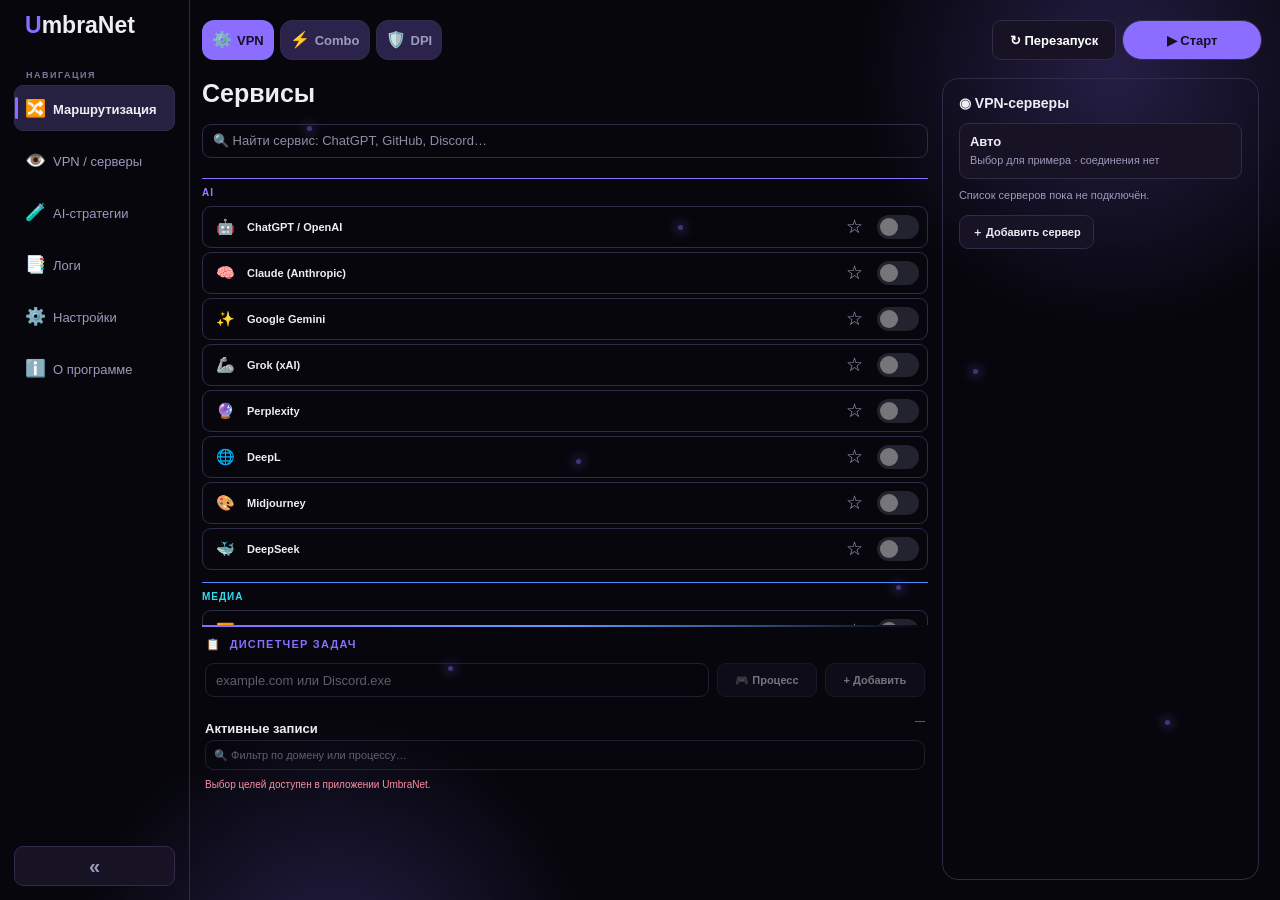
<file: ui/index.html>
<!doctype html>
<html lang="ru" data-surface="transparent">
<head>
  <meta charset="utf-8">
  <meta name="viewport" content="width=device-width, initial-scale=1">
  <title>UmbraNet_WiFi</title>
  <link rel="stylesheet" href="styles/base.css">
  <link rel="stylesheet" href="styles/motion.css">
  <link rel="stylesheet" href="styles/shell.css">
  <link rel="stylesheet" href="styles/pages.css">
  <link rel="stylesheet" href="styles/appearance.css">
  <link rel="stylesheet" href="styles/watcher.css">
  <script defer src="components/logs.js"></script>
  <script defer src="components/navigation.js"></script>
  <script defer src="components/sidebar.js"></script>
  <script defer src="components/appearance.js"></script>
  <script defer src="components/watcher.js"></script>
  <script defer src="components/pages.js"></script>
  <script defer src="components/dispatcher.js"></script>
  <script defer src="components/dpi-targets.js"></script>
  <script defer src="components/dpi-strategies.js"></script>
  <script defer src="components/about.js"></script>
  <script defer src="components/diagnostics.js"></script>
</head>
<body>
<div class="app">
  <div class="ambient-motion" aria-hidden="true">
    <span class="ambient-glow glow-one"></span><span class="ambient-glow glow-two"></span>
    <span class="particle particle-one"></span><span class="particle particle-two"></span>
    <span class="particle particle-three"></span><span class="particle particle-four"></span>
    <span class="particle particle-five"></span><span class="particle particle-six"></span>
    <span class="particle particle-seven"></span><span class="particle particle-eight"></span>
  </div>
  <div class="watcher-layer" id="watcher-layer" aria-hidden="true">
    <div class="watcher-eye-field" id="watcher-eye-field"></div>
    <div class="watcher-scene" id="watcher-scene"><div class="watcher-message" id="watcher-message"></div></div>
    <template id="watcher-eye-template"><div class="watcher-eye"><svg viewBox="0 0 320 150" aria-hidden="true"><g fill="none" stroke="currentColor" stroke-linecap="round" stroke-linejoin="round"><path class="eye-contour" d="M18 79 L80 46 L146 16 Q155 11 170 19 L237 39 L303 65 L255 97 L165 129 Q96 113 37 88 L18 79"/><path class="eye-sketch" d="M14 85 L78 45 L151 12 M23 72 L78 48 L130 24 M154 17 Q170 18 218 34 L293 63 M169 21 L223 40 L302 67 M28 86 L91 111 L160 132 M44 91 L105 115 L141 120 M168 126 L237 103 L296 70 M178 129 L248 100 L290 76"/><path class="eye-fine" d="M27 76 L59 59 M90 40 L121 23 M170 19 L197 27 M242 40 L282 57 M36 93 L71 104 M108 115 L152 126 M179 132 L207 121 M240 107 L277 88"/><path class="eye-pupil" d="M160 53 L163 104"/></g></svg></div></template>
  </div>
  <aside class="sidebar">
    <div class="brand"><span class="brand-word" aria-label="UmbraNet"><span class="brand-initial">U</span><span class="brand-rest">mbraNet</span></span></div>
    <p class="eyebrow sidebar-label">НАВИГАЦИЯ</p>
    <nav id="navigation" aria-label="Страницы">
      <button type="button" class="nav-item selected" data-page="routing" draggable="true" aria-current="page"><span class="nav-emoji" aria-hidden="true">🔀</span><span class="nav-label">Маршрутизация</span></button>
      <button type="button" class="nav-item" data-page="vpn" draggable="true"><span class="nav-emoji" aria-hidden="true">👁️</span><span class="nav-label">VPN / серверы</span></button>
      <button type="button" class="nav-item" data-page="ai" draggable="true"><span class="nav-emoji" aria-hidden="true">🧪</span><span class="nav-label">AI-стратегии</span></button>
      <button type="button" class="nav-item" data-page="logs" draggable="true"><span class="nav-emoji" aria-hidden="true">📑</span><span class="nav-label">Логи</span></button>
      <button type="button" class="nav-item" data-page="settings" draggable="true"><span class="nav-emoji" aria-hidden="true">⚙️</span><span class="nav-label">Настройки</span></button>
      <button type="button" class="nav-item" data-page="about" draggable="true"><span class="nav-emoji" aria-hidden="true">ℹ️</span><span class="nav-label">О программе</span></button>
    </nav>
    <button id="sidebar-toggle" class="sidebar-toggle" type="button" aria-label="Свернуть меню" aria-expanded="true" aria-controls="navigation">«</button>
  </aside>
  <main class="main">
    <div class="shell-topbar">
      <div class="mode-switch" role="group" aria-label="Режим маршрутизации">
        <button type="button" data-mode="vpn" aria-pressed="true"><span class="mode-emoji" aria-hidden="true">⚙️</span><span>VPN</span></button>
        <button type="button" data-mode="combo" aria-pressed="false"><span class="mode-emoji" aria-hidden="true">⚡</span><span>Combo</span></button>
        <button type="button" data-mode="dpi" aria-pressed="false"><span class="mode-emoji" aria-hidden="true">🛡️</span><span>DPI</span></button>
      </div>
      <div class="topbar-actions">
        <button class="action action-restart" type="button" aria-label="Перезапуск">↻ <span>Перезапуск</span></button>
        <button class="action action-start" type="button" data-state="start">▶ <span>Старт</span></button>
      </div>
    </div>
    <div id="action-notice" class="action-notice" role="status" aria-live="polite" hidden></div>
    <section class="page" id="routing" aria-labelledby="routing-title">
      <div class="routing-layout">
        <div class="routing-main">
          <div class="page-title"><h1 id="routing-title">Сервисы</h1></div>
          <div class="catalog-panel">
            <label class="sr-only" for="catalog-search">Найти сервис</label><input class="field" id="catalog-search" type="search" placeholder="🔍 Найти сервис: ChatGPT, GitHub, Discord…">
            <div id="catalog-list" class="catalog-list"><div class="catalog-group"><h4>AI</h4><div class="catalog-row" data-service="chatgpt / openai"><span class="service-symbol">🤖</span><strong>ChatGPT / OpenAI</strong><button type="button" class="favorite" aria-pressed="false" aria-label="В избранное: ChatGPT / OpenAI">☆</button><button class="toggle" type="button" aria-label="Включить: ChatGPT / OpenAI" aria-pressed="false"><span></span></button></div><div class="catalog-row" data-service="claude (anthropic)"><span class="service-symbol">🧠</span><strong>Claude (Anthropic)</strong><button type="button" class="favorite" aria-pressed="false" aria-label="В избранное: Claude (Anthropic)">☆</button><button class="toggle" type="button" aria-label="Включить: Claude (Anthropic)" aria-pressed="false"><span></span></button></div><div class="catalog-row" data-service="google gemini"><span class="service-symbol">✨</span><strong>Google Gemini</strong><button type="button" class="favorite" aria-pressed="false" aria-label="В избранное: Google Gemini">☆</button><button class="toggle" type="button" aria-label="Включить: Google Gemini" aria-pressed="false"><span></span></button></div><div class="catalog-row" data-service="grok (xai)"><span class="service-symbol">🦾</span><strong>Grok (xAI)</strong><button type="button" class="favorite" aria-pressed="false" aria-label="В избранное: Grok (xAI)">☆</button><button class="toggle" type="button" aria-label="Включить: Grok (xAI)" aria-pressed="false"><span></span></button></div><div class="catalog-row" data-service="perplexity"><span class="service-symbol">🔮</span><strong>Perplexity</strong><button type="button" class="favorite" aria-pressed="false" aria-label="В избранное: Perplexity">☆</button><button class="toggle" type="button" aria-label="Включить: Perplexity" aria-pressed="false"><span></span></button></div><div class="catalog-row" data-service="deepl"><span class="service-symbol">🌐</span><strong>DeepL</strong><button type="button" class="favorite" aria-pressed="false" aria-label="В избранное: DeepL">☆</button><button class="toggle" type="button" aria-label="Включить: DeepL" aria-pressed="false"><span></span></button></div><div class="catalog-row" data-service="midjourney"><span class="service-symbol">🎨</span><strong>Midjourney</strong><button type="button" class="favorite" aria-pressed="false" aria-label="В избранное: Midjourney">☆</button><button class="toggle" type="button" aria-label="Включить: Midjourney" aria-pressed="false"><span></span></button></div><div class="catalog-row" data-service="deepseek"><span class="service-symbol">🐳</span><strong>DeepSeek</strong><button type="button" class="favorite" aria-pressed="false" aria-label="В избранное: DeepSeek">☆</button><button class="toggle" type="button" aria-label="Включить: DeepSeek" aria-pressed="false"><span></span></button></div></div>
<div class="catalog-group"><h4>Медиа</h4><div class="catalog-row" data-service="youtube"><span class="service-symbol">▶️</span><strong>YouTube</strong><button type="button" class="favorite" aria-pressed="false" aria-label="В избранное: YouTube">☆</button><button class="toggle" type="button" aria-label="Включить: YouTube" aria-pressed="false"><span></span></button></div><div class="catalog-row" data-service="spotify"><span class="service-symbol">🎵</span><strong>Spotify</strong><button type="button" class="favorite" aria-pressed="false" aria-label="В избранное: Spotify">☆</button><button class="toggle" type="button" aria-label="Включить: Spotify" aria-pressed="false"><span></span></button></div><div class="catalog-row" data-service="twitch"><span class="service-symbol">🟣</span><strong>Twitch</strong><button type="button" class="favorite" aria-pressed="false" aria-label="В избранное: Twitch">☆</button><button class="toggle" type="button" aria-label="Включить: Twitch" aria-pressed="false"><span></span></button></div><div class="catalog-row" data-service="discord"><span class="service-symbol">💬</span><strong>Discord</strong><button type="button" class="favorite" aria-pressed="false" aria-label="В избранное: Discord">☆</button><button class="toggle" type="button" aria-label="Включить: Discord" aria-pressed="false"><span></span></button></div></div>
<div class="catalog-group"><h4>Игры</h4><div class="catalog-row" data-service="supercell (brawl stars, coc)"><span class="service-symbol">⚔️</span><strong>Supercell (Brawl Stars, CoC)</strong><button type="button" class="favorite" aria-pressed="false" aria-label="В избранное: Supercell (Brawl Stars, CoC)">☆</button><button class="toggle" type="button" aria-label="Включить: Supercell (Brawl Stars, CoC)" aria-pressed="false"><span></span></button></div><div class="catalog-row" data-service="epic games"><span class="service-symbol">🎯</span><strong>Epic Games</strong><button type="button" class="favorite" aria-pressed="false" aria-label="В избранное: Epic Games">☆</button><button class="toggle" type="button" aria-label="Включить: Epic Games" aria-pressed="false"><span></span></button></div><div class="catalog-row" data-service="stumble guys"><span class="service-symbol">🥊</span><strong>Stumble Guys</strong><button type="button" class="favorite" aria-pressed="false" aria-label="В избранное: Stumble Guys">☆</button><button class="toggle" type="button" aria-label="Включить: Stumble Guys" aria-pressed="false"><span></span></button></div><div class="catalog-row" data-service="destiny 2 (bungie)"><span class="service-symbol">🔱</span><strong>Destiny 2 (Bungie)</strong><button type="button" class="favorite" aria-pressed="false" aria-label="В избранное: Destiny 2 (Bungie)">☆</button><button class="toggle" type="button" aria-label="Включить: Destiny 2 (Bungie)" aria-pressed="false"><span></span></button></div><div class="catalog-row" data-service="steam"><span class="service-symbol">♨️</span><strong>Steam</strong><button type="button" class="favorite" aria-pressed="false" aria-label="В избранное: Steam">☆</button><button class="toggle" type="button" aria-label="Включить: Steam" aria-pressed="false"><span></span></button></div></div>
<div class="catalog-group"><h4>Работа</h4><div class="catalog-row" data-service="github / copilot"><span class="service-symbol">🐙</span><strong>GitHub / Copilot</strong><button type="button" class="favorite" aria-pressed="false" aria-label="В избранное: GitHub / Copilot">☆</button><button class="toggle" type="button" aria-label="Включить: GitHub / Copilot" aria-pressed="false"><span></span></button></div><div class="catalog-row" data-service="jetbrains"><span class="service-symbol">🔧</span><strong>JetBrains</strong><button type="button" class="favorite" aria-pressed="false" aria-label="В избранное: JetBrains">☆</button><button class="toggle" type="button" aria-label="Включить: JetBrains" aria-pressed="false"><span></span></button></div><div class="catalog-row" data-service="notion"><span class="service-symbol">📝</span><strong>Notion</strong><button type="button" class="favorite" aria-pressed="false" aria-label="В избранное: Notion">☆</button><button class="toggle" type="button" aria-label="Включить: Notion" aria-pressed="false"><span></span></button></div><div class="catalog-row" data-service="figma"><span class="service-symbol">🖼</span><strong>Figma</strong><button type="button" class="favorite" aria-pressed="false" aria-label="В избранное: Figma">☆</button><button class="toggle" type="button" aria-label="Включить: Figma" aria-pressed="false"><span></span></button></div><div class="catalog-row" data-service="docker hub"><span class="service-symbol">🔬</span><strong>Docker Hub</strong><button type="button" class="favorite" aria-pressed="false" aria-label="В избранное: Docker Hub">☆</button><button class="toggle" type="button" aria-label="Включить: Docker Hub" aria-pressed="false"><span></span></button></div><div class="catalog-row" data-service="framer"><span class="service-symbol">⚡</span><strong>Framer</strong><button type="button" class="favorite" aria-pressed="false" aria-label="В избранное: Framer">☆</button><button class="toggle" type="button" aria-label="Включить: Framer" aria-pressed="false"><span></span></button></div></div>
<div class="catalog-group"><h4>Разное</h4><div class="catalog-row" data-service="modrinth"><span class="service-symbol">🧱</span><strong>Modrinth</strong><button type="button" class="favorite" aria-pressed="false" aria-label="В избранное: Modrinth">☆</button><button class="toggle" type="button" aria-label="Включить: Modrinth" aria-pressed="false"><span></span></button></div><div class="catalog-row" data-service="cloudflare"><span class="service-symbol">☁️</span><strong>Cloudflare</strong><button type="button" class="favorite" aria-pressed="false" aria-label="В избранное: Cloudflare">☆</button><button class="toggle" type="button" aria-label="Включить: Cloudflare" aria-pressed="false"><span></span></button></div></div></div><p class="hint" id="catalog-empty" hidden>Сервисы не найдены.</p>
          </div>
          <div class="task-panel">
            <div id="dispatcher-handle" class="dispatcher-handle" tabindex="0" role="separator" aria-orientation="horizontal" aria-label="Высота диспетчера задач" aria-valuemin="80" aria-valuemax="300" aria-valuenow="175"><span class="dispatcher-title">📋 &nbsp;ДИСПЕТЧЕР ЗАДАЧ</span></div>
            <div class="input-row"><input id="dpi-entry" class="field" aria-label="Домен или процесс" placeholder="example.com или Discord.exe" disabled><button id="dpi-entry-mode" class="action" type="button" title="Выбрать запущенный процесс" disabled>🎮 Процесс</button><button id="dpi-add" class="action" type="button" disabled>+ Добавить</button></div>
            <div class="panel-head subhead"><h4>Активные записи</h4><span id="dpi-count" class="panel-note">—</span></div>
            <input id="dpi-filter" class="field dispatcher-filter" type="search" aria-label="Фильтр записей диспетчера" placeholder="🔍 Фильтр по домену или процессу…" disabled>
            <div id="dpi-message" class="dispatcher-message" role="status" aria-live="polite">Загрузка целей…</div>
            <div id="dpi-entries" class="dispatcher-entries" aria-label="Выбранные цели"></div>
          </div>
        </div>
        <aside class="panel card routing-side" aria-label="Выбор маршрута">
          <div id="combo-tabs" class="subtabs route-tabs" role="group" aria-label="Выбор списка в Combo" hidden>
            <button class="subtab active" type="button" data-route-tab="vpn" aria-pressed="true">VPN</button>
            <button class="subtab" type="button" data-route-tab="dpi" aria-pressed="false">DPI</button>
          </div>
          <div class="route-picker" id="route-vpn">
            <h3>◉ VPN-серверы</h3>
            <button class="picker-row" type="button" data-preview-picker="vpn" aria-pressed="false"><strong>Авто</strong><small>Выбор для примера · соединения нет</small></button>
            <p class="hint">Список серверов пока не подключён.</p>
            <button class="action" type="button" data-open="vpn">＋ Добавить сервер</button>
          </div>
          <div class="route-picker" id="route-dpi" hidden>
            <h3>✦ Стратегия DPI</h3>
            <button class="picker-row" type="button" data-preview-picker="dpi" aria-pressed="false"><strong>Uz1</strong><small>Пример · стратегия не подключена</small></button>
            <p class="hint">Чтение стратегий из папки пока не подключено.</p>
            <button class="action" type="button" data-open="ai">Открыть AI-стратегии →</button>
          </div>
        </aside>
      </div>
    </section>
    <section class="page" id="vpn" aria-labelledby="vpn-title" hidden>
      <div class="page-title"><div><p class="eyebrow">UMBRA / СОЕДИНЕНИЯ</p><h1 id="vpn-title">VPN / серверы</h1><p class="subtitle">Серверы и подписки · механизмы ещё не подключены</p></div><span class="badge">КАРКАС</span></div>
      <div class="two-columns">
        <div class="panel card"><h3>Добавить сервер</h3><div class="subtabs" role="group" aria-label="Способ добавления сервера">
          <button type="button" class="subtab active" data-group="add-server" data-panel="server-subscription" aria-pressed="true">Подписка</button><button type="button" class="subtab" data-group="add-server" data-panel="server-file" aria-pressed="false">Файл</button><button type="button" class="subtab" data-group="add-server" data-panel="server-manual" aria-pressed="false">Вручную</button>
        </div>
        <div id="server-subscription" class="subpanel"><p class="hint">HTTPS-ссылка на подписку. Подключение и обновление пока недоступны.</p><input class="field" placeholder="https://…" aria-label="Ссылка на подписку" disabled><button class="action" type="button" disabled>Применить</button></div>
        <div id="server-file" class="subpanel" hidden><p class="hint">Импорт конфигурационного файла будет подключён позже.</p><button class="action" type="button" disabled>Выбрать файл</button><p class="hint">Файл не выбран</p></div>
        <div id="server-manual" class="subpanel" hidden><p class="hint">Ручное добавление сервера пока недоступно.</p><label>Название<input class="field" placeholder="Мой сервер" disabled></label><label>Тип<select class="field" disabled><option>HTTP CONNECT / SOCKS5</option></select></label><label>Адрес<input class="field" placeholder="server.example.net" disabled></label><label>Порт<input class="field" placeholder="1080" disabled></label><label>Страна<input class="field" placeholder="NL" disabled></label><label>Логин<input class="field" disabled></label><label>Пароль<input class="field" type="password" disabled></label><button class="action" type="button" disabled>Добавить сервер</button></div></div>
        <div class="panel card"><h3>Мои серверы</h3><div class="subtabs" role="group" aria-label="Библиотека серверов"><button class="subtab active" type="button" data-group="server-library" data-panel="library-servers" aria-pressed="true">Серверы</button><button class="subtab" type="button" data-group="server-library" data-panel="library-protocols" aria-pressed="false">Протоколы</button></div>
          <div id="library-servers" class="subpanel"><div class="empty-box">Список серверов не подключён</div><h4>Мои подписки</h4><div class="empty-box">Список подписок не подключён</div></div>
          <div id="library-protocols" class="subpanel" hidden><p class="hint">Карта протоколов появится вместе с VPN-ядром. Пока ни один протокол в новом приложении не реализован.</p><div class="empty-box">Данные недоступны</div></div>
        </div>
      </div>
    </section>
    <section class="page" id="ai" aria-labelledby="ai-title" hidden>
      <div class="page-title"><div><p class="eyebrow">UMBRA / СТРАТЕГИИ</p><h1 id="ai-title">AI-стратегии</h1><p class="subtitle">Библиотека Uz-профилей для DPI / Combo</p></div><span class="badge">КАРКАС</span></div>
      <div class="stats-grid compact-stats"><div class="stat card"><span>Всего</span><strong>—</strong></div><div class="stat card"><span>Заполнено</span><strong>—</strong></div><div class="stat card"><span>Активная</span><strong>—</strong></div></div>
      <div class="panel card spaced"><h3>⚡ Генератор и управление</h3><p class="hint">Стратегии будут храниться в папке strtegs_Uz. Генерация и проверка пока не реализованы.</p><div class="button-row"><button class="action action-accent" type="button" disabled>Сгенерировать Uz</button><button class="action" type="button" disabled>Проверить все Uz</button><button class="action" type="button" disabled>Удалить выбранную</button><button class="action" type="button" disabled>Скопировать путь</button></div></div>
      <div class="panel card spaced"><div class="panel-head"><h3>Библиотека Uz</h3><span id="strategy-count" class="panel-note">Выбрано: —</span></div><div id="strategy-list" class="strategy-list" role="listbox" aria-label="Стратегии"><div class="empty-box tall">Чтение стратегий…</div></div><p id="strategy-message" class="hint" role="status" aria-live="polite" hidden></p><div class="button-row"><span id="engine-state" class="panel-note" role="status" aria-live="polite">Движок выключен</span></div><div class="panel-head"><h3>autohostlist</h3><span id="auto-count" class="panel-note">0 доменов</span></div><p class="hint">Экспериментальный список: RST сам по себе не доказывает блокировку. Список не расширяет выбранные цели DPI; активный движок пока отключён.</p><div id="auto-list" class="strategy-list auto-list"></div><div class="button-row"><button id="auto-clear" class="action" type="button" disabled>Очистить список</button></div></div>
    </section>
    <section class="page" id="logs" aria-label="Логи" hidden>
      <div class="journal-console">
        <div class="journal-toolbar">
          <input id="journal-search" class="field" type="search" placeholder="🔍 Поиск по процессу или событию" aria-label="Поиск по процессу или событию">
          <select id="journal-filter" class="field" aria-label="Категория событий"><option value="all">Все события</option><option value="error">Ошибки</option><option value="flow">Соединения</option><option value="system">Программа</option></select>
        </div>
        <div id="journal-list" class="journal-list" tabindex="0" aria-label="Журнал событий, новые сверху"></div>
      </div>
      <div class="diagnostic-bar" aria-label="Диагностика">
        <button id="diagnostic-loopback-start" class="action" type="button" disabled>Проверить возврат пакетов</button>
        <button id="diagnostic-start" class="action" type="button" disabled>Проверить соединения</button>
        <button id="diagnostic-tcp-start" class="action" type="button" disabled>Проверить TCP</button>
        <button id="diagnostic-stop" class="action" type="button" disabled>Остановить проверку</button>
        <button id="diagnostic-tcp-open" class="action" type="button" hidden>Результат</button>
        <span id="diagnostic-state" class="diagnostic-state" role="status" aria-live="polite">Не запущена</span>
        <span id="diagnostic-message" class="diagnostic-message" role="status" aria-live="polite" hidden></span>
        <span id="journal-save-status" class="journal-save-status" role="alert" hidden></span>
        <span id="journal-action-status" class="journal-action-status" role="status" aria-live="polite"></span>
        <button id="journal-export-button" class="action journal-export-button" type="button" aria-haspopup="menu" aria-expanded="false">Копировать</button>
      </div>
      <dialog id="journal-export-dialog" class="journal-dialog">
        <div class="journal-dialog-content">
          <div class="journal-dialog-head"><strong id="journal-export-title">Отчёт</strong><button id="journal-export-close" class="action" type="button" aria-label="Закрыть">✕</button></div>
          <textarea id="journal-report" class="field journal-report" readonly aria-label="Предпросмотр отчёта"></textarea>
          <div class="journal-dialog-actions"><span id="journal-copy-status" role="status" aria-live="polite"></span><button id="journal-copy" class="action action-accent" type="button">Скопировать</button></div>
        </div>
      </dialog>
      <dialog id="diagnostic-tcp-dialog" class="journal-dialog">
        <div class="journal-dialog-content">
          <div class="journal-dialog-head"><strong id="diagnostic-result-title">Результат проверки</strong><button id="diagnostic-tcp-close" class="action" type="button" aria-label="Закрыть">✕</button></div>
          <textarea id="diagnostic-tcp-report" class="field journal-report" readonly aria-label="Результат проверки"></textarea>
        </div>
      </dialog>
    </section>
    <section class="page" id="settings" aria-labelledby="settings-title" hidden>
      <p class="eyebrow">UMBRA / НАСТРОЙКИ</p><h1 id="settings-title">Сделай пространство своим</h1><p class="subtitle">Поведение приложения и персонализация.</p>
      <div class="panel card spaced"><h3>⚡ Поведение</h3><p class="hint">Эти настройки появятся после подключения ядра.</p><div class="disabled-row"><span>Режим разработчика</span><button class="toggle" type="button" disabled aria-label="Режим разработчика"><span></span></button></div><div class="disabled-row"><span>Запускать при включении Windows</span><button class="toggle" type="button" disabled aria-label="Автозапуск"><span></span></button></div></div>
      <div class="panel card spaced"><h3>🛟 Надёжность VPN и автозамена</h3><p class="hint">Проверка сервера, резерв и правила при недоступности выхода пока не подключены.</p><label>HTTPS-проверка сервера<input class="field" placeholder="https://…" disabled></label><div class="disabled-row"><span>Автоматически заменять недоступный сервер</span><button class="toggle" type="button" disabled aria-label="Автозамена сервера"><span></span></button></div><div class="input-row"><label>Режим автозамены<select class="field" disabled><option>Недоступно</option></select></label><label>Реакция на сбой<select class="field" disabled><option>Недоступно</option></select></label></div></div>
      <div class="appearance-section" id="appearance"><div class="appearance-heading"><div><p class="eyebrow">ПЕРСОНАЛИЗАЦИЯ</p><h2>Внешний вид</h2><p class="subtitle">Изменения применяются сразу и сохраняются автоматически.</p><p id="appearance-save-status" class="hint" role="status" hidden></p></div></div>
        <div class="preset-control setting-control"><label for="preset-trigger">Пресет оформления</label><div class="animation-select" id="preset-select"><button type="button" class="field animation-select-trigger" id="preset-trigger" role="combobox" aria-haspopup="listbox" aria-expanded="false" aria-controls="preset-options"><span id="preset-current">Обычное оформление</span><span aria-hidden="true">⌄</span></button><div class="animation-options" id="preset-options" role="listbox" aria-label="Пресет оформления" hidden><button type="button" role="option" data-preset="normal" aria-selected="true" tabindex="-1">Обычное оформление</button><button type="button" role="option" data-preset="watcher" aria-selected="false" tabindex="-1">👁 Do you see me?</button></div></div><p class="hint preset-hint">При возврате к обычному оформлению прежние настройки сохранятся.</p></div>
        <details class="appearance-group" data-appearance-group="controls"><summary>Кнопки и поля</summary><div class="appearance-content"><div class="setting-control"><div class="control-heading"><label for="button-transparency">Прозрачность кнопок</label><output for="button-transparency" id="button-transparency-value">0%</output></div><input id="button-transparency" max="100" min="0" step="1" type="range" value="0"/></div><div class="setting-control"><div class="control-heading"><label for="field-transparency">Прозрачность полей ввода</label><output for="field-transparency" id="field-transparency-value">100%</output></div><input id="field-transparency" max="100" min="0" step="1" type="range" value="100"/></div><p class="hint">Настраивается только фон, текст и значки остаются видимыми.</p>
          <div class="setting-control"><div class="control-heading"><span>Цвета верхних кнопок</span></div><div class="button-color-grid">
            <label>VPN <input id="color-vpn" type="color" value="#8b6dff" aria-label="Цвет кнопки VPN"></label>
            <label>Combo <input id="color-combo" type="color" value="#8b6dff" aria-label="Цвет кнопки Combo"></label>
            <label>DPI <input id="color-dpi" type="color" value="#8b6dff" aria-label="Цвет кнопки DPI"></label>
            <label>Перезапуск <input id="color-restart" type="color" value="#171325" aria-label="Цвет кнопки Перезапуск"></label>
            <label>Старт <input id="color-start" type="color" value="#8b6dff" aria-label="Цвет кнопки Старт"></label>
            <label>Стоп <input id="color-stop" type="color" value="#ed5969" aria-label="Цвет кнопки Стоп"></label>
          </div><p class="hint button-color-hint">Цвет «Стоп» сохранится для будущей работы кнопки.</p></div>
          <button type="button" class="reset-button group-reset" data-reset-group="controls">Сбросить раздел</button></div></details>
        <details class="appearance-group" data-appearance-group="background"><summary>Фон приложения</summary><div class="appearance-content"><div class="setting-control"><div class="control-heading"><label for="background-transparency">Прозрачность фона приложения</label><output for="background-transparency" id="transparency-value">0%</output></div><input id="background-transparency" max="100" min="0" step="1" type="range" value="0"/></div><div class="setting-control"><label for="background-animation">Анимация фона</label><div class="animation-select" id="animation-select">
          <button type="button" class="field animation-select-trigger" id="background-animation" role="combobox" aria-haspopup="listbox" aria-expanded="false" aria-controls="animation-options"><span id="animation-current">Частицы</span><span aria-hidden="true">⌄</span></button>
          <div class="animation-options" id="animation-options" role="listbox" aria-label="Анимация фона" hidden>
            <button type="button" role="option" data-animation="particles" aria-selected="true" tabindex="-1">Частицы</button>
            <button type="button" role="option" data-animation="waves" aria-selected="false" tabindex="-1">Волны</button>
            <button type="button" role="option" data-animation="fireflies" aria-selected="false" tabindex="-1">Светлячки</button>
            <button type="button" role="option" data-animation="stars" aria-selected="false" tabindex="-1">Звёздная пыль</button>
            <button type="button" role="option" data-animation="orbits" aria-selected="false" tabindex="-1">Орбиты</button>
            <button type="button" role="option" data-animation="watcher" aria-selected="false" tabindex="-1" hidden>Взгляд из консоли</button>
            <button type="button" role="option" data-animation="off" aria-selected="false" tabindex="-1">Выключена</button>
          </div>
        </div><p>Фоновая анимация работает отдельно от углового неона.</p></div><div class="setting-control"><div class="control-heading"><label for="background-speed">Скорость фона</label><output for="background-speed" id="background-speed-value">100%</output></div><input id="background-speed" max="200" min="25" step="1" type="range" value="100"/></div><div class="setting-control"><div class="control-heading"><label for="particle-count">Количество элементов</label><output for="particle-count" id="particle-count-value">8</output></div><input id="particle-count" max="8" min="1" step="1" type="range" value="8"/></div>
          <button type="button" class="reset-button group-reset" data-reset-group="background">Сбросить раздел</button></div></details>
        <details class="appearance-group" data-appearance-group="panels"><summary>Панели и карточки</summary><div class="appearance-content"><div class="setting-control"><div class="control-heading"><label for="panel-transparency">Прозрачность панелей и карточек</label><output for="panel-transparency" id="panel-transparency-value">100%</output></div><input id="panel-transparency" max="100" min="0" step="1" type="range" value="100"/></div>
          <button type="button" class="reset-button group-reset" data-reset-group="panels">Сбросить раздел</button></div></details>
        <details class="appearance-group" data-appearance-group="colors"><summary>Неон и цвета</summary><div class="appearance-content"><div class="setting-control"><label for="accent-color">Цвет элементов</label><div aria-label="Цвета элементов" class="palette" role="group"><button aria-label="Фиолетовый" aria-pressed="true" class="swatch violet" data-accent="#8b6dff" type="button"></button><button aria-label="Голубой" aria-pressed="false" class="swatch blue" data-accent="#70e4f3" type="button"></button><button aria-label="Розовый" aria-pressed="false" class="swatch pink" data-accent="#e194e9" type="button"></button><button aria-label="Мятный" aria-pressed="false" class="swatch green" data-accent="#8fe4c5" type="button"></button><button aria-label="Оранжевый" aria-pressed="false" class="swatch orange" data-accent="#ffb56b" type="button"></button><input aria-label="Свой цвет элементов" id="accent-color" type="color" value="#8b6dff"/></div></div><div class="setting-control"><label for="border-color">Цвет контуров и линий</label><div aria-label="Цвета контуров и линий" class="palette" role="group"><button aria-label="Стандартный" aria-pressed="true" class="swatch border-default" data-border="#302b46" type="button"></button><button aria-label="Фиолетовый" aria-pressed="false" class="swatch violet" data-border="#8b6dff" type="button"></button><button aria-label="Голубой" aria-pressed="false" class="swatch blue" data-border="#70e4f3" type="button"></button><button aria-label="Розовый" aria-pressed="false" class="swatch pink" data-border="#e194e9" type="button"></button><button aria-label="Мятный" aria-pressed="false" class="swatch green" data-border="#8fe4c5" type="button"></button><button aria-label="Оранжевый" aria-pressed="false" class="swatch orange" data-border="#ffb56b" type="button"></button><input aria-label="Свой цвет контуров и линий" id="border-color" type="color" value="#302b46"/></div></div><div class="settings-row"><div><h4>Угловое свечение</h4><p>Неон в верхнем правом и нижнем левом углах</p></div><button aria-label="Угловое свечение" aria-pressed="true" class="toggle active" id="glow-toggle" type="button"><span></span></button></div><label class="sync-label"><input checked="" id="color-sync" type="checkbox"/> Цвето-синхрон</label><p class="hint sync-hint">Один цвет для обоих углов. Сними галочку, чтобы настроить их отдельно.</p><div class="color-pair"><label for="neon-top">Верхний правый <input id="neon-top" type="color" value="#8b6dff"/></label><label for="neon-bottom">Нижний левый <input id="neon-bottom" type="color" value="#8b6dff"/></label></div><div class="setting-control"><div class="control-heading"><label for="neon-brightness">Яркость неона</label><output for="neon-brightness" id="neon-brightness-value">52%</output></div><input id="neon-brightness" max="100" min="0" step="1" type="range" value="52"/></div><div class="setting-control"><div class="control-heading"><label for="neon-size">Размер неона</label><output for="neon-size" id="neon-size-value">42%</output></div><input id="neon-size" max="80" min="20" step="1" type="range" value="42"/></div><div class="setting-control"><div class="control-heading"><label for="element-glow">Свечение элементов</label><output for="element-glow" id="element-glow-value">100%</output></div><input id="element-glow" max="200" min="0" step="1" type="range" value="100"/></div>
          <button type="button" class="reset-button group-reset" data-reset-group="colors">Сбросить раздел</button></div></details>
        <details class="appearance-group" data-appearance-group="navigation"><summary>Вкладки и меню</summary><div class="appearance-content"><div class="setting-control"><div class="control-heading"><label for="sidebar-width">Ширина бокового меню</label><output for="sidebar-width" id="sidebar-width-value">190 px</output></div><input id="sidebar-width" max="230" min="175" step="1" type="range" value="190"/></div><div class="settings-row"><div><h4>Тряска вкладки</h4><p>Микровибрация во время перетаскивания</p></div><button aria-label="Тряска вкладки" aria-pressed="true" class="toggle active" id="shake-toggle" type="button"><span></span></button></div><div class="setting-control"><div class="control-heading"><label for="shake-strength">Сила тряски</label><output for="shake-strength" id="shake-strength-value">35%</output></div><input id="shake-strength" max="100" min="0" step="1" type="range" value="35"/></div><div class="setting-control"><div class="control-heading"><label for="shake-speed">Скорость тряски</label><output for="shake-speed" id="shake-speed-value">100%</output></div><input id="shake-speed" max="200" min="25" step="1" type="range" value="100"/></div>
          <button type="button" class="reset-button group-reset" data-reset-group="navigation">Сбросить раздел</button></div></details>
        <details class="appearance-group" data-appearance-group="general"><summary>Общий вид и движение</summary><div class="appearance-content"><div class="setting-control"><div class="control-heading"><label for="text-size">Размер текста</label><output for="text-size" id="text-size-value">100%</output></div><input id="text-size" max="120" min="90" step="1" type="range" value="100"/></div><div class="setting-control"><div class="control-heading"><label for="corner-radius">Скругление элементов</label><output for="corner-radius" id="corner-radius-value">100%</output></div><input id="corner-radius" max="200" min="0" step="1" type="range" value="100"/></div><div class="setting-control"><div class="control-heading"><label for="density">Плотность интерфейса</label><output for="density" id="density-value">100%</output></div><input id="density" max="120" min="80" step="1" type="range" value="100"/></div><div class="settings-row"><div><h4>Анимации интерфейса</h4><p>Общий выключатель всех движений</p></div><button aria-label="Анимации интерфейса" aria-pressed="true" class="toggle active" id="motion-toggle" type="button"><span></span></button></div><div class="setting-control"><div class="control-heading"><label for="ui-speed">Скорость переходов интерфейса</label><output for="ui-speed" id="ui-speed-value">100%</output></div><input id="ui-speed" max="200" min="25" step="1" type="range" value="100"/></div>
          <button type="button" class="reset-button group-reset" data-reset-group="general">Сбросить раздел</button></div></details>
        <button type="button" class="reset-button reset-all" id="reset-appearance">Сбросить весь внешний вид</button></div>
    </section>
    <section class="page" id="about" aria-labelledby="about-title" hidden>
      <div class="page-title"><div><p class="eyebrow">UMBRA / О ПРОЕКТЕ</p><h1 id="about-title">О программе</h1><p class="subtitle">Перерождение UmbraNet</p></div><button class="action" type="button" disabled>Скопировать отчёт</button></div>
      <div class="panel card spaced"><div class="panel-head"><h2 class="about-logo">Umbra<span class="purple">Net</span><small> _WiFi</small></h2><span class="badge">КАРКАС · 0.1.0</span></div><p class="hint">Настольное приложение для Windows. Сейчас это интерфейсный каркас: сетевые механизмы ещё не реализованы.</p></div>
      <div class="panel card spaced"><h3>Обновления программы</h3><p class="hint">Проверка обновлений пока не подключена.</p><div class="button-row"><button class="action" type="button" disabled>Проверить обновления</button><button class="action" type="button" disabled>Открыть страницу релиза</button></div></div>
      <div class="two-columns spaced"><div class="panel card"><h3>Состояние</h3><div class="system-status"><span>Права администратора</span><strong id="admin-status" role="status">Проверка…</strong></div></div><div class="panel card"><h3>Техническая информация</h3><p class="hint">Оконная оболочка: Tauri + WebView2 на Windows.</p><p class="hint">Диагностический отчёт будет доступен позже.</p></div></div>
    </section>
  </main>
  <div id="process-dialog" class="process-overlay" hidden>
    <div class="process-dialog panel card" role="dialog" aria-modal="true" aria-labelledby="process-dialog-title">
      <div class="panel-head"><h3 id="process-dialog-title">Выбрать процесс</h3><button id="process-close" class="process-close" type="button" aria-label="Закрыть">×</button></div>
      <input id="process-search" class="field" type="search" placeholder="Поиск процесса…" aria-label="Поиск процесса">
      <p id="process-message" class="hint" role="status" aria-live="polite">Загрузка…</p>
      <div id="process-list" class="process-list" aria-label="Запущенные процессы"></div>
    </div>
  </div>
  <div id="announcer" class="sr-only" aria-live="polite"></div>
</div>
<div id="journal-menu" class="journal-menu" role="menu" aria-label="Варианты копирования журнала" hidden>
  <button id="journal-export-full" type="button" role="menuitem">Со всеми данными</button>
  <button id="journal-export-redacted" type="button" role="menuitem">Без IP, процессов и PID</button>
</div>
</body>
</html>
</file>
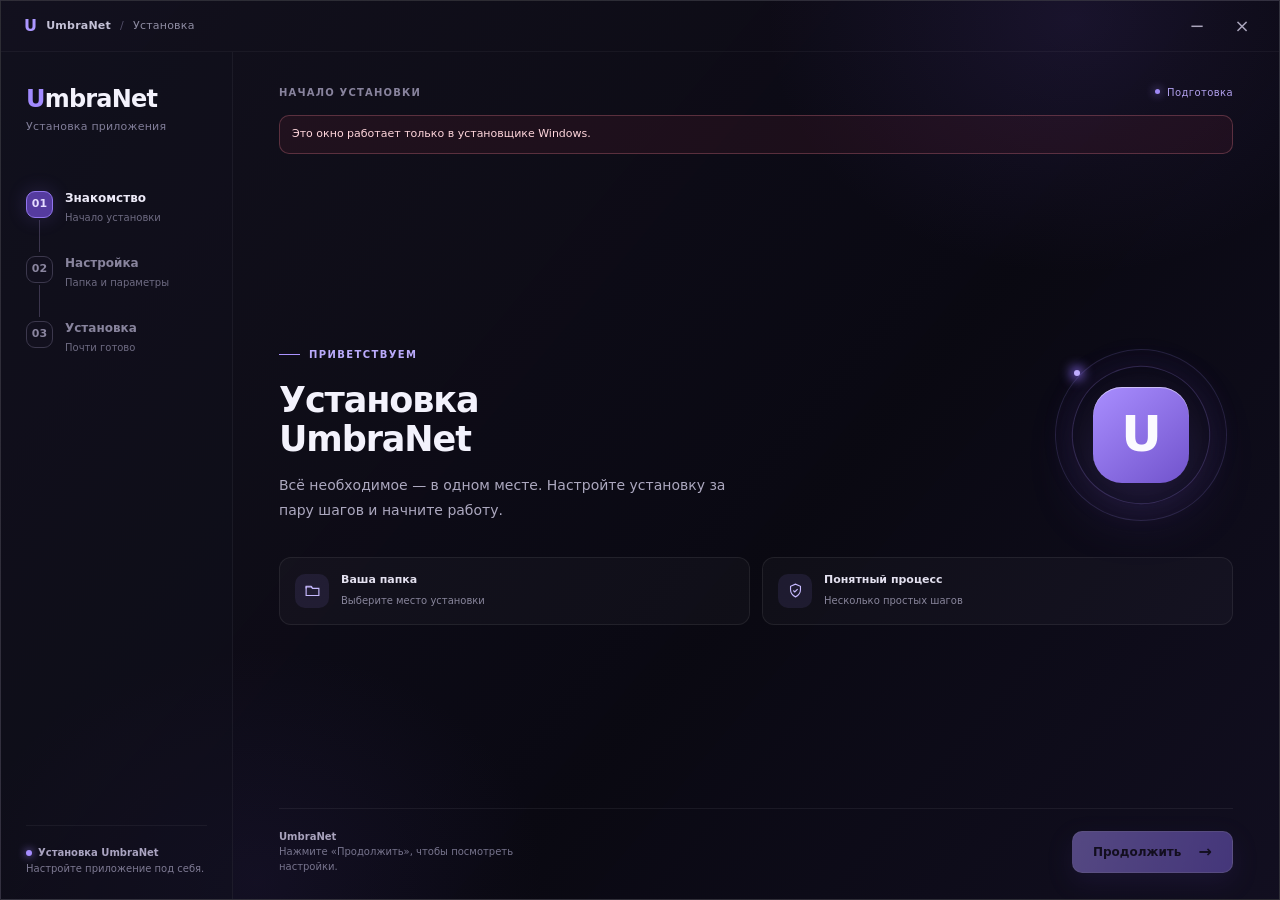
<file: src-tauri/installer-app/ui/index.html>
<!doctype html>
<html lang="ru">
<head>
<meta charset="utf-8">
<meta name="viewport" content="width=device-width,initial-scale=1">
<title>Установка UmbraNet</title>
<link rel="stylesheet" href="style.css">
</head>
<body>
<div class="window">
  <div class="titlebar" data-tauri-drag-region="deep"><span class="tiny-u" data-tauri-drag-region>U</span><span class="titlebar-name" data-tauri-drag-region>UmbraNet</span><span class="titlebar-divider" data-tauri-drag-region>/</span><span data-tauri-drag-region>Установка</span><div class="window-icons" ><button class="win-btn" id="minimize" aria-label="Свернуть" type="button">−</button><button class="win-btn" id="close" aria-label="Закрыть" type="button">×</button></div></div>
  <div class="body">
    <aside class="sidebar" aria-label="Этапы установки">
      <div class="brand"><span>U</span>mbraNet</div><div class="brand-sub">Установка приложения</div>
      <div class="steps">
        <div class="step active" data-step="0"><span class="step-circle">01</span><div><strong>Знакомство</strong><small>Начало установки</small></div></div>
        <div class="step" data-step="1"><span class="step-circle">02</span><div><strong>Настройка</strong><small>Папка и параметры</small></div></div>
        <div class="step" data-step="2"><span class="step-circle">03</span><div><strong>Установка</strong><small>Почти готово</small></div></div>
      </div>
      <div class="side-bottom"><span class="signal"></span><b>Установка UmbraNet</b><br>Настройте приложение под себя.</div>
    </aside>
    <main class="main">
      <div class="topline"><span id="section-label">Начало установки</span><span class="status" id="status">Подготовка</span></div>
      <div id="general-error" class="general-error" role="alert" hidden></div><div class="content">
        <section class="stage" data-stage="welcome">
          <div class="hero"><div class="hero-copy"><div class="eyebrow">Приветствуем</div><h1>Установка<br>UmbraNet</h1><p class="intro">Всё необходимое — в одном месте. Настройте установку за пару шагов и начните работу.</p></div><div class="hero-art" aria-hidden="true"><div class="hero-orbit"></div><div class="monogram">U</div></div></div>
          <div class="feature-row"><div class="feature"><div class="feature-icon"><svg viewBox="0 0 24 24"><path d="M3 7h7l2 2h9v10H3z"/><path d="M3 9V6h7l2 2"/></svg></div><div><b>Ваша папка</b><small>Выберите место установки</small></div></div><div class="feature"><div class="feature-icon"><svg viewBox="0 0 24 24"><path d="M12 3 5 6v5c0 5 3 8 7 10 4-2 7-5 7-10V6z"/><path d="m9 12 2 2 4-4"/></svg></div><div><b>Понятный процесс</b><small>Несколько простых шагов</small></div></div></div>
        </section>
        <section class="stage" data-stage="settings" hidden>
          <div class="eyebrow">Подготовка</div><h1 class="form-title">Всё по вашему</h1><p class="intro form-copy">Выберите папку для приложения. Стратегии и другие рабочие файлы будут находиться внутри неё.</p>
          <label class="field-label" for="install-path">Папка установки</label><div class="path-row"><input class="path-input" id="install-path" placeholder="Выберите папку установки" spellcheck="false"><button class="btn browse" id="browse" type="button">Обзор…</button></div><p class="field-tip">Выберите место — папка UmbraNet_WiFi будет добавлена автоматически. Для переустановки используйте прежнюю папку.</p><p id="resolved-preview" class="field-tip" aria-live="polite"></p><p id="path-error" class="warning" role="alert" hidden>Укажите папку установки.</p>
          <label class="option"><input type="checkbox" id="shortcut" checked><span><b>Создать ярлыки на рабочем столе и в меню «Пуск»</b><small>Быстрый доступ к UmbraNet</small></span></label><div class="info-line"><span class="info-mark">i</span>Для запуска UmbraNet потребуются права администратора.</div>
        </section>
        <section class="stage" data-stage="installing" hidden>
          <div class="eyebrow">Установка</div><h1 class="form-title">Всё готовится</h1><p class="intro form-copy">Установка выполняется. Пожалуйста, не закрывайте это окно.</p>
          <div class="progress-top"><span class="progress-title" id="progress-title">Установка…</span></div><div class="track" role="progressbar" aria-label="Выполняется установка"><div class="fill busy" id="fill"></div></div><div class="progress-hint">Не запускайте приложение до завершения установки.</div>
        </section>
        <section class="stage" data-stage="complete" hidden>
          <div class="complete-icon" aria-hidden="true">✓</div><div class="eyebrow">Готово</div><h1 class="form-title">Всё на своих местах</h1><p class="intro form-copy">UmbraNet установлен и готов к запуску.</p><div class="summary"><b>Папка установки</b><span id="summary-path"></span></div>
        </section>
      </div>
      <div class="bottom"><div class="bottom-note"><b>UmbraNet</b><br><span id="bottom-note">Нажмите «Продолжить», чтобы посмотреть настройки.</span></div><div class="actions"><button class="btn" id="open-folder" type="button" hidden>Открыть папку</button><button class="btn" id="back" type="button" hidden>Назад</button><button class="btn primary" id="next" type="button" disabled>Продолжить <span class="arrow">→</span></button></div></div>

    </main>
  </div>
</div>
<script src="app.js" defer></script>
</body>
</html>
</file>
<file: ui/styles/base.css>
:root {
  color-scheme: dark;
  --text: #edeef5;
  --muted: #9b9cbd;
  --faint: #77799c;
  --purple: #8b6dff;
  --accent-foreground: #171024;
  --background-opacity: 0.68;
  --cyan: #34dcf0;
  --pink: #f259b0;
  --border: #302b46;
  --surface: #12121e;
  --bg: #06060c;
}
* {
  box-sizing: border-box;
}
html,
body {
  width: 100%;
  height: 100%;
  margin: 0;
  overflow: hidden;
}
body {
  font:
    calc(13px * var(--font-scale, 1)) "Segoe UI",
    sans-serif;
  background: var(--bg);
  color: var(--text);
}
button {
  font: inherit;
  color: inherit;
  cursor: pointer;
}
button:focus-visible {
  outline: 2px solid var(--cyan);
  outline-offset: 3px;
}
.app {
  height: 100%;
  display: flex;
  overflow: hidden;
  background:
    radial-gradient(circle at 96% -20%, #211c3b 0, transparent 40%), var(--bg);
}
.app.no-glow {
  background: var(--bg);
}
.sidebar {
  width: 205px;
  flex: none;
  border-right: 1px solid var(--border);
  display: flex;
  flex-direction: column;
  padding: 0 14px 14px;
}
.brand {
  height: 50px;
  display: flex;
  align-items: center;
  gap: 9px;
  font-weight: 700;
  font-size: calc(11px * var(--font-scale, 1));
  letter-spacing: 2px;
  padding-left: 4px;
  white-space: nowrap;
}
.brand span {
  color: var(--purple);
  font-size: calc(17px * var(--font-scale, 1));
}
.brand small {
  font-size: calc(10px * var(--font-scale, 1));
  letter-spacing: 1px;
  color: var(--faint);
  font-weight: 400;
}
.eyebrow {
  color: var(--cyan);
  font-size: calc(10px * var(--font-scale, 1));
  letter-spacing: 2px;
  font-weight: 700;
  margin: 0 0 6px;
}
.sidebar-label {
  font-size: calc(9px * var(--font-scale, 1));
  color: var(--faint);
  letter-spacing: 1.5px;
  margin: 20px 12px 14px;
}
nav {
  display: grid;
  gap: 6px;
}
.nav-item {
  border: 1px solid transparent;
  text-align: left;
  height: 46px;
  border-radius: 12px;
  background: transparent;
  color: var(--muted);
  padding: 0 14px;
  position: relative;
  transition: background 0.16s;
}
.nav-item span {
  display: inline-block;
  width: 25px;
  color: var(--muted);
  font-size: calc(17px * var(--font-scale, 1));
  margin-right: 8px;
}
.nav-item:hover {
  background: #ffffff0d;
}
.nav-item.selected {
  background: #2c263f;
  background: color-mix(in srgb, var(--purple) 13%, #171624);
  border-color: #4c3b76;
  border-color: color-mix(in srgb, var(--purple) 40%, transparent);
  color: var(--text);
  font-weight: 600;
}
.nav-item.selected:before {
  content: "";
  position: absolute;
  left: 0;
  top: 11px;
  height: 22px;
  width: 3px;
  background: var(--purple);
  border-radius: 3px;
}
.nav-item.selected span {
  color: var(--cyan);
}
.card {
  background: var(--surface);
  border: 1px solid var(--border);
  border-radius: 16px;
}
.sidebar-footer {
  margin-top: auto;
  min-height: 88px;
  padding: 14px 12px;
  display: flex;
  flex-direction: column;
  gap: 5px;
  font-size: calc(10px * var(--font-scale, 1));
  color: var(--muted);
}
.sidebar-footer b {
  color: var(--cyan);
  font-size: calc(10px * var(--font-scale, 1));
  letter-spacing: 0.6px;
}
.main {
  padding: 28px;
  flex: 1;
  min-width: 0;
  min-height: 0;
  overflow: hidden;
}
.page {
  height: 100%;
  overflow: auto;
  scrollbar-color: #554c70 transparent;
  scrollbar-width: thin;
  animation: appear 0.18s ease-out;
}
.page[hidden] {
  display: none;
}
@keyframes appear {
  from {
    opacity: 0.65;
  }
  to {
    opacity: 1;
  }
}
.page-heading {
  display: flex;
  align-items: center;
  justify-content: space-between;
  gap: 15px;
}
.page h1 {
  font-size: calc(25px * var(--font-scale, 1));
  line-height: 1.22;
  font-weight: 600;
  margin: 4px 0 5px;
}
.subtitle {
  color: var(--muted);
  font-size: calc(12px * var(--font-scale, 1));
  margin: 0;
}
.badge {
  border: 1px solid #565174;
  border-radius: 14px;
  padding: 6px 11px;
  color: var(--cyan);
  font-size: calc(10px * var(--font-scale, 1));
  font-weight: 700;
  white-space: nowrap;
}
.hero {
  height: 190px;
  position: relative;
  overflow: hidden;
  margin-top: 18px;
  display: flex;
  align-items: center;
}
.hero-copy {
  padding-left: 24px;
  position: relative;
  z-index: 1;
}
.hero h2 {
  font-size: calc(22px * var(--font-scale, 1));
  margin: 9px 0 11px;
  font-weight: 600;
}
.hero p:not(.eyebrow) {
  color: var(--muted);
  font-size: calc(12px * var(--font-scale, 1));
  margin: 0 0 11px;
}
.purple {
  color: var(--purple) !important;
}
.cyan {
  color: var(--cyan) !important;
}
.pink {
  color: var(--pink) !important;
}
.primary {
  border: 1px solid var(--purple);
  background: var(--purple);
  color: var(--accent-foreground);
  font-size: calc(12px * var(--font-scale, 1));
  font-weight: 600;
  border-radius: 11px;
  height: 38px;
  padding: 0 16px;
}
.primary:hover {
  filter: brightness(1.1);
}
.orb {
  width: 230px;
  height: 230px;
  border-radius: 50%;
  background: #966aff12;
  background: color-mix(in srgb, var(--purple) 8%, transparent);
  position: absolute;
  right: 60px;
  top: 50%;
  transform: translateY(-50%);
  display: grid;
  place-items: center;
}
.orb > div {
  width: 150px;
  height: 150px;
  border-radius: 50%;
  background: #a977ff18;
  background: color-mix(in srgb, var(--purple) 10%, transparent);
  border: 1px solid #584c3b85;
  border-color: color-mix(in srgb, var(--purple) 30%, transparent);
  display: grid;
  place-items: center;
}
.orb > div > div {
  width: 84px;
  height: 84px;
  border-radius: 50%;
  background: #242a244a;
  border: 1px solid var(--purple);
  display: grid;
  place-items: center;
  color: var(--cyan);
  font-size: calc(32px * var(--font-scale, 1));
}
.no-glow .orb {
  display: none;
}
.metrics {
  display: grid;
  grid-template-columns: repeat(3, minmax(0, 1fr));
  gap: 12px;
  margin-top: 18px;
}
.metric {
  height: 108px;
  padding: 16px;
  display: flex;
  flex-direction: column;
  gap: 7px;
  overflow: hidden;
}
.metric span {
  color: var(--faint);
  font-size: calc(9px * var(--font-scale, 1));
  letter-spacing: 1.2px;
  font-weight: 700;
}
.metric strong {
  font-size: calc(18px * var(--font-scale, 1));
  font-weight: 600;
}
.metric small {
  font-size: calc(11px * var(--font-scale, 1));
  color: var(--muted);
}
.info {
  margin-top: 18px;
  min-height: 105px;
  padding: 17px;
}
.info h3,
.section-title h3,
.settings-card h3 {
  font-size: calc(14px * var(--font-scale, 1));
  font-weight: 600;
  margin: 0;
}
.info p {
  color: var(--muted);
  font-size: calc(12px * var(--font-scale, 1));
  line-height: 1.5;
  margin: 9px 0 0;
}
#routes {
  display: flex;
  flex-direction: column;
}
#routes[hidden] {
  display: none;
}
.routes-card {
  margin-top: 18px;
  min-height: 0;
  flex: 1;
  padding: 15px;
  display: flex;
  flex-direction: column;
  gap: 10px;
}
.section-title {
  display: flex;
  justify-content: space-between;
  align-items: center;
}
.section-title span {
  color: var(--faint);
  font-size: calc(11px * var(--font-scale, 1));
}
.service-list {
  overflow: auto;
  min-height: 0;
  scrollbar-color: #554c70 transparent;
  scrollbar-width: thin;
  display: flex;
  flex-direction: column;
  gap: 5px;
}
.service {
  height: 66px;
  min-height: 66px;
  padding: 0 12px;
  display: flex;
  align-items: center;
  gap: 12px;
  border-radius: 12px;
  background: #ffffff0a;
}
.service-icon {
  width: 38px;
  height: 38px;
  flex: none;
  display: grid;
  place-items: center;
  border: 1px solid var(--accent);
  color: var(--accent);
  border-radius: 12px;
  background: #292a3c;
  font-size: calc(16px * var(--font-scale, 1));
  font-weight: 700;
}
.service-copy {
  flex: 1;
  min-width: 0;
}
.service-copy strong,
.settings-row h4 {
  display: block;
  font-size: calc(13px * var(--font-scale, 1));
  margin: 0 0 4px;
  font-weight: 600;
}
.service-copy small,
.settings-row p {
  color: var(--muted);
  font-size: calc(11px * var(--font-scale, 1));
  margin: 0;
}
.toggle {
  width: 42px;
  height: 24px;
  flex: none;
  border: 0;
  border-radius: 12px;
  background: #454658;
  padding: 3px;
  transition: background 0.16s;
}
.toggle.active {
  background: var(--purple);
}
.toggle span {
  display: block;
  width: 18px;
  height: 18px;
  border-radius: 50%;
  background: #fff;
  transition: transform 0.16s;
}
.toggle.active span {
  transform: translateX(18px);
}
.toggle:disabled {
  opacity: 0.45;
  cursor: not-allowed;
}
.settings-card {
  margin-top: 18px;
  padding: 18px;
  display: flex;
  flex-direction: column;
  gap: 18px;
}
.settings-row {
  display: flex;
  align-items: center;
  justify-content: space-between;
  gap: 15px;
}
.no-motion *,
.no-motion *::before,
.no-motion *::after {
  animation: none !important;
  transition: none !important;
}


/* Transparency is applied only in the dedicated comparison builds. */
html[data-surface="transparent"],
html[data-surface="acrylic"],
html[data-surface="transparent"] body,
html[data-surface="acrylic"] body {
  background: transparent;
}
html[data-surface="transparent"] .app,
html[data-surface="acrylic"] .app {
  background:
    radial-gradient(circle at 96% -20%, rgba(33, 28, 59, calc(var(--background-opacity) * 0.7)) 0, transparent 40%),
    rgba(6, 6, 12, var(--background-opacity));
}
html[data-surface="transparent"] .app.no-glow,
html[data-surface="acrylic"] .app.no-glow {
  background: rgba(6, 6, 12, var(--background-opacity));
}

/* Live appearance controls affect only the test's background and accents. */
.live-heading,
.control-heading {
  display: flex;
  align-items: center;
  justify-content: space-between;
  gap: 12px;
}
.live-heading p,
.setting-control p {
  color: var(--muted);
  font-size: calc(11px * var(--font-scale, 1));
  line-height: 1.45;
  margin: 5px 0 0;
}
.setting-control {
  display: flex;
  flex-direction: column;
  gap: 8px;
}
.setting-control label {
  font-size: calc(13px * var(--font-scale, 1));
  font-weight: 600;
}
.control-heading output {
  color: var(--purple);
  font-weight: 700;
  min-width: 42px;
  text-align: right;
}
.setting-control input[type="range"] {
  width: 100%;
  margin: 0;
  cursor: pointer;
  accent-color: var(--purple);
}
.setting-control input[type="range"]:disabled {
  cursor: not-allowed;
  opacity: 0.4;
}
.reset-button {
  border: 1px solid var(--border);
  border-radius: 9px;
  padding: 7px 12px;
  background: #272738;
  font-size: calc(11px * var(--font-scale, 1));
}
.reset-button:hover { background: #373649; }
.palette {
  display: flex;
  flex-wrap: wrap;
  align-items: center;
  gap: 10px;
  margin-top: 2px;
}
.swatch {
  width: 28px;
  height: 28px;
  padding: 0;
  border: 2px solid transparent;
  border-radius: 50%;
}
.swatch[aria-pressed="true"] {
  border-color: #fff;
  outline: 2px solid var(--purple);
  outline-offset: 2px;
}
.swatch.border-default { background: #302b46; }
.swatch.violet { background: #8b6dff; }
.swatch.blue { background: #70e4f3; }
.swatch.pink { background: #e194e9; }
.swatch.green { background: #8fe4c5; }
.swatch.orange { background: #ffb56b; }
input[type="color"] {
  width: 36px;
  height: 30px;
  padding: 2px;
  border: 1px solid var(--border);
  border-radius: 8px;
  background: #272738;
  cursor: pointer;
}
</file>
<file: ui/styles/motion.css>
/* Decorative animation stress test. All movement can be disabled in Settings. */
.app {
  position: relative;
  isolation: isolate;
}
.sidebar,
.main {
  position: relative;
  z-index: 1;
}
.ambient-motion {
  position: absolute;
  inset: 0;
  z-index: 0;
  overflow: hidden;
  pointer-events: none;
}
.no-glow .ambient-motion {
  display: none;
}
.ambient-glow {
  position: absolute;
  width: 42%;
  aspect-ratio: 1;
  border-radius: 50%;
  opacity: 0.52;
  background: radial-gradient(circle, color-mix(in srgb, var(--purple) 20%, transparent), transparent 68%);
  animation: glow-drift 9s ease-in-out infinite alternate;
}
.glow-one {
  top: -22%;
  right: -8%;
}
.glow-two {
  bottom: -38%;
  left: 5%;
  background: radial-gradient(circle, #70e4f328, transparent 68%);
  animation-duration: 12s;
  animation-delay: -4s;
}
.particle {
  position: absolute;
  width: 5px;
  height: 5px;
  border-radius: 50%;
  background: var(--purple);
  box-shadow: 0 0 12px 2px var(--purple);
  opacity: 0.45;
  animation: particle-drift 5s ease-in-out infinite alternate;
}
.particle-one { left: 24%; top: 14%; animation-delay: -1.3s; }
.particle-two { left: 35%; top: 74%; animation-delay: -3s; animation-duration: 7s; }
.particle-three { left: 53%; top: 25%; animation-delay: -2.1s; animation-duration: 6s; }
.particle-four { left: 70%; top: 65%; animation-delay: -4s; animation-duration: 8s; }
.particle-five { left: 82%; top: 18%; animation-delay: -0.7s; animation-duration: 6.5s; }
.particle-six { left: 91%; top: 80%; animation-delay: -2.8s; animation-duration: 7.5s; }
.particle-seven { left: 45%; top: 51%; animation-delay: -1.5s; animation-duration: 5.5s; }
.particle-eight { left: 76%; top: 41%; animation-delay: -3.6s; animation-duration: 6.2s; }

.page {
  animation: page-enter 0.36s cubic-bezier(0.2, 0.75, 0.2, 1) both;
}
.nav-item.selected::before {
  animation: indicator-glow 2.4s ease-in-out infinite alternate;
}
.nav-item span {
  transition: color 0.2s ease, transform 0.2s ease;
}
.nav-item:hover span {
  transform: scale(1.17) rotate(-8deg);
}
.badge {
  animation: badge-breathe 2.8s ease-in-out infinite;
}
.hero {
  animation: hero-breathe 4s ease-in-out infinite alternate;
}
.orb::before {
  content: "";
  position: absolute;
  inset: 25px;
  border: 1px dashed color-mix(in srgb, var(--purple) 50%, transparent);
  border-radius: 50%;
  animation: orbit-spin 13s linear infinite;
}
.orb > div {
  animation: orbit-breathe 4.2s ease-in-out infinite;
}
.orb > div > div {
  animation: star-glow 3s ease-in-out infinite alternate;
}
.primary {
  transition: transform 0.16s ease, filter 0.16s ease, box-shadow 0.16s ease;
}
.primary:hover {
  transform: translateY(-2px);
  box-shadow: 0 5px 18px color-mix(in srgb, var(--purple) 40%, transparent);
}
.primary:active {
  transform: translateY(0) scale(0.97);
}
.metric {
  animation: card-float 5s ease-in-out infinite;
  transition: border-color 0.2s ease, box-shadow 0.2s ease;
}
.metric:nth-child(2) { animation-delay: -1.7s; }
.metric:nth-child(3) { animation-delay: -3.4s; }
.metric:hover,
.service:hover {
  border-color: color-mix(in srgb, var(--purple) 65%, transparent);
  box-shadow: 0 0 18px color-mix(in srgb, var(--purple) 14%, transparent);
}
.service {
  border: 1px solid transparent;
  transition: border-color 0.2s ease, box-shadow 0.2s ease, translate 0.2s ease;
}
.service:hover {
  translate: 3px 0;
}
.service-icon {
  animation: service-breathe 3.8s ease-in-out infinite alternate;
}
.service:nth-child(2n) .service-icon { animation-delay: -1.3s; }
.service:nth-child(3n) .service-icon { animation-delay: -2.6s; }
.toggle:enabled {
  transition: background 0.16s ease, box-shadow 0.16s ease, scale 0.16s ease;
}
.toggle:enabled:hover {
  scale: 1.08;
  box-shadow: 0 0 14px color-mix(in srgb, var(--purple) 35%, transparent);
}
.toggle:enabled:active {
  scale: 0.94;
}
.motion-showcase {
  margin-top: 12px;
  display: flex;
  align-items: center;
  gap: 10px;
  color: var(--muted);
  font-size: 10px;
}
.motion-bars {
  height: 24px;
  display: flex;
  align-items: flex-end;
  gap: 3px;
}
.motion-bars i {
  display: block;
  width: 4px;
  height: 20px;
  border-radius: 4px;
  background: var(--purple);
  transform-origin: bottom;
  animation: bar-wave 0.9s ease-in-out infinite alternate;
}
.motion-bars i:nth-child(2) { animation-delay: -0.15s; }
.motion-bars i:nth-child(3) { animation-delay: -0.3s; }
.motion-bars i:nth-child(4) { animation-delay: -0.45s; }
.motion-bars i:nth-child(5) { animation-delay: -0.6s; }
.motion-bars i:nth-child(6) { animation-delay: -0.75s; }
.motion-bars i:nth-child(7) { animation-delay: -0.85s; }

@keyframes glow-drift {
  from { transform: translate(-4%, -3%) scale(0.9); opacity: 0.35; }
  to { transform: translate(8%, 6%) scale(1.12); opacity: 0.7; }
}
@keyframes particle-drift {
  from { transform: translate(0, 0) scale(0.7); opacity: 0.18; }
  to { transform: translate(22px, -28px) scale(1.3); opacity: 0.8; }
}
@keyframes page-enter {
  from { opacity: 0.55; transform: translateY(8px); }
  to { opacity: 1; transform: translateY(0); }
}
@keyframes indicator-glow {
  from { box-shadow: 0 0 4px var(--purple); }
  to { box-shadow: 0 0 16px 3px var(--purple); }
}
@keyframes badge-breathe {
  0%, 100% { opacity: 0.72; }
  50% { opacity: 1; }
}
@keyframes hero-breathe {
  from { border-color: var(--border); }
  to { border-color: color-mix(in srgb, var(--purple) 55%, var(--border)); }
}
@keyframes orbit-spin {
  to { transform: rotate(360deg); }
}
@keyframes orbit-breathe {
  0%, 100% { transform: scale(0.92); }
  50% { transform: scale(1.04); }
}
@keyframes star-glow {
  from { box-shadow: 0 0 4px color-mix(in srgb, var(--purple) 30%, transparent); }
  to { box-shadow: 0 0 24px color-mix(in srgb, var(--purple) 55%, transparent); }
}
@keyframes card-float {
  0%, 100% { transform: translateY(0); }
  50% { transform: translateY(-3px); }
}
@keyframes service-breathe {
  from { box-shadow: 0 0 0 transparent; }
  to { box-shadow: 0 0 12px color-mix(in srgb, var(--accent) 30%, transparent); }
}
@keyframes bar-wave {
  from { transform: scaleY(0.2); opacity: 0.55; }
  to { transform: scaleY(1); opacity: 1; }
}
</file>
<file: ui/styles/shell.css>
.sidebar { width: 190px; min-height: 0; }
.sidebar-label { margin-bottom: 5px; }
.nav-hint { margin: 0 12px 13px; font-size: calc(10px * var(--font-scale, 1)); line-height: 1.5; color: var(--muted); }
#navigation { min-height: 0; overflow-y: auto; scrollbar-width: thin; }
.nav-item { flex: none; white-space: nowrap; cursor: grab; }
.nav-item:active { cursor: grabbing; }
.nav-item.dragging { opacity: .45; }
.sidebar-footer { margin-top: auto; }
.empty-state { margin-top: 24px; min-height: 250px; padding: 30px; display: flex; flex-direction: column; align-items: flex-start; justify-content: center; gap: 10px; }
.empty-state h2 { margin: 0; font-size: calc(19px * var(--font-scale, 1)); }
.empty-state p { color: var(--muted); line-height: 1.6; max-width: 500px; margin: 0 0 4px; }
.empty-icon { color: var(--purple); font-size: calc(36px * var(--font-scale, 1)); line-height: 1; text-shadow: 0 0 18px color-mix(in srgb, var(--purple) 50%, transparent); }
.empty-state .badge { margin-top: 10px; }
.sr-only { position: absolute; width: 1px; height: 1px; padding: 0; margin: -1px; overflow: hidden; clip: rect(0,0,0,0); white-space: nowrap; border: 0; }

@media (max-width: 800px) { .orb { opacity: .45; right: -45px; } .metric { padding: 12px; } .metric strong { font-size: calc(15px * var(--font-scale, 1)); } }
@media (max-height: 650px) { .sidebar-footer { display: none; } }

.brand .brand-word { color: var(--text); font-size: calc(17px * var(--font-scale, 1)); font-weight: 700; letter-spacing: 0; white-space: nowrap; }
.brand .brand-initial { color: var(--purple); font-size: inherit; }
.nav-item { padding: 0 10px; }
.nav-item span { margin-right: 3px; }

/* Sidebar keeps icons aligned while its width changes. */
.sidebar { overflow: hidden; transition: width .18s ease-in-out; }
.sidebar.collapsed { width: 68px; }
.brand { padding-left: 10px; overflow: hidden; }
.brand .brand-word { font-size: calc(23px * var(--font-scale, 1)); font-weight: 800; }
.brand .brand-rest { color: var(--text); font-size: inherit; }
.sidebar.collapsed .brand-rest { display: none; }
.sidebar.collapsed .sidebar-label { visibility: hidden; }
.nav-item .nav-label { display: inline; width: auto; margin: 0; font-size: inherit; color: inherit; }
.sidebar.collapsed .nav-label { display: none; }
.sidebar-toggle { flex: none; height: 40px; width: 100%; margin-top: auto; border: 1px solid var(--border); border-radius: 10px; background: var(--surface); color: var(--muted); font-size: calc(20px * var(--font-scale, 1)); font-weight: 700; }
.sidebar-toggle:hover { border-color: var(--purple); color: var(--text); }
.nav-item.selected .nav-label { color: var(--text); }
.brand { padding-left: 11px; }
.sidebar.collapsed #navigation { grid-template-columns: minmax(0, 1fr); overflow-x: hidden; }
.sidebar.collapsed .nav-item { min-width: 0; width: 100%; padding: 0 0 0 10px; overflow: hidden; }
.sidebar.collapsed .nav-emoji { margin-right: 0; }

/* The navigation column must never create a horizontal scrollbar while widening. */
#navigation { grid-template-columns: minmax(0, 1fr); overflow-x: hidden; }
#navigation .nav-item { width: 100%; min-width: 0; overflow: hidden; }

/* A lifted copy follows the cursor; its original slot marks the drop position. */
#navigation .nav-item.dragging {
  opacity: .4;
  border: 1px dashed var(--purple);
  background: color-mix(in srgb, var(--purple) 12%, #10101b);
}
.nav-drag-ghost {
  position: fixed;
  z-index: 100;
  pointer-events: none;
  margin: 0;
  opacity: .98;
  border: 1px solid var(--purple);
  background: color-mix(in srgb, var(--purple) 24%, #171624);
  color: var(--text);
  box-shadow: 0 14px 30px #0009, 0 0 18px color-mix(in srgb, var(--purple) 38%, transparent);
  animation: nav-lift-wobble .85s ease-in-out infinite alternate;
}
.nav-drag-ghost .nav-label { color: var(--text); }
.nav-drag-ghost.ghost-collapsed { padding: 0 0 0 10px; overflow: hidden; }
.nav-drag-ghost.ghost-collapsed .nav-label { display: none; }
.nav-drag-ghost.ghost-collapsed .nav-emoji { margin-right: 0; }
.nav-drag-ghost.ghost-landing {
  animation: none;
  transform: scale(1) rotate(0);
  transition: left .18s ease-out, top .18s ease-out, width .18s ease-out, opacity .18s ease-out, transform .18s ease-out;
}
@keyframes nav-lift-wobble {
  from { transform: scale(1.04) rotate(-1.2deg); }
  to { transform: scale(1.04) rotate(1.2deg); }
}
@media (prefers-reduced-motion: reduce) {
  .nav-drag-ghost { animation: none; }
  .nav-drag-ghost.ghost-landing { transition: none; }
}
</file>
<file: ui/styles/pages.css>
.main { display: flex; flex-direction: column; gap: 18px; padding: 20px 18px 20px 12px; }
.main > .page { flex: 1; height: auto; min-height: 0; padding: 0 3px 20px 0; }
.shell-topbar { display: flex; align-items: center; gap: 12px; flex-wrap: wrap; }
.topbar-status { display: flex; align-items: center; gap: 9px; flex: 1; min-width: 160px; }
.topbar-status strong, .topbar-status small { display: block; }
.topbar-status strong { font-size: calc(12px * var(--font-scale, 1)); }
.topbar-status small { margin-top: 3px; font-size: calc(10px * var(--font-scale, 1)); color: var(--muted); }
.status-dot { flex: none; width: 9px; height: 9px; border-radius: 50%; background: #85859a; }
.mode-switch { display: flex; border: 1px solid var(--border); border-radius: 11px; padding: 3px; background: #191925; }
.mode-switch button { padding: 7px 12px; border: 0; border-radius: 8px; background: transparent; color: var(--muted); }
.page-title { display: flex; justify-content: space-between; gap: 12px; align-items: center; margin-bottom: 17px; }
.page-title h1 { margin-top: 0; }
.panel { padding: 16px; min-width: 0; }
.panel h3 { font-size: calc(14px * var(--font-scale, 1)); margin: 0 0 12px; }
.panel h4 { font-size: calc(12px * var(--font-scale, 1)); margin: 0 0 10px; }
.panel-head { display: flex; gap: 12px; align-items: center; justify-content: space-between; }
.panel-head h2, .panel-head h3, .panel-head h4 { margin-bottom: 0; }
.panel-note { font-size: calc(10px * var(--font-scale, 1)); color: var(--faint); text-align: right; }
.hint { color: var(--muted); font-size: calc(11px * var(--font-scale, 1)); line-height: 1.5; margin: 8px 0 12px; }
.spaced { margin-top: 14px; }
.routing-layout { display: grid; grid-template-columns: minmax(0,1fr) minmax(210px, 30%); gap: 14px; align-items: start; }
.routing-main { display: flex; flex-direction: column; gap: 14px; min-width: 0; }
.catalog-panel { display: flex; flex-direction: column; gap: 12px; }
.catalog-list { max-height: 330px; overflow-y: auto; scrollbar-width: thin; }
.catalog-group { margin-bottom: 10px; }
.catalog-group h4 { color: var(--cyan); text-transform: uppercase; letter-spacing: 1px; font-size: calc(10px * var(--font-scale, 1)); margin: 8px 0; }
.catalog-row { display: flex; align-items: center; gap: 8px; border-radius: 9px; padding: 6px 8px; min-height: 42px; background: #ffffff08; margin: 4px 0; }
.catalog-row strong { flex: 1; min-width: 0; overflow: hidden; text-overflow: ellipsis; font-size: calc(11px * var(--font-scale, 1)); font-weight: 600; }
.service-symbol { display: grid; place-items: center; flex: none; width: 28px; height: 28px; background: #29283b; border-radius: 8px; font-size: calc(15px * var(--font-scale, 1)); }
.favorite { background: transparent; border: none; color: #b0abc7; font-size: calc(19px * var(--font-scale, 1)); }
.input-row, .button-row, .log-controls { display: flex; flex-wrap: wrap; align-items: center; gap: 8px; }
.input-row > .field { flex: 1; min-width: 130px; }
.input-row > label { flex: 1; min-width: 145px; }
.field { box-sizing: border-box; width: 100%; min-height: 34px; border-radius: 8px; border: 1px solid var(--border); background: #222230; color: var(--text); font: inherit; padding: 7px 10px; }
.field:focus-visible { outline: 2px solid var(--purple); outline-offset: 1px; }
.field:disabled { color: #9a9aab; opacity: .65; }
.field::placeholder { color: #8e8da4; }
.action { border: 1px solid var(--border); border-radius: 9px; background: #2a293a; color: var(--text); min-height: 34px; padding: 7px 12px; font-size: calc(11px * var(--font-scale, 1)); font-weight: 600; }
.action:not(:disabled):hover { border-color: var(--purple); }
.action:disabled, .subtab:disabled, .mode-switch button:disabled, .favorite:disabled { opacity: .48; cursor: not-allowed; }
.action-start, .action-accent { background: var(--purple); color: var(--accent-foreground); border-color: var(--purple); }
.subhead { margin-top: 14px; }
.empty-box { display: grid; place-items: center; min-height: 65px; padding: 14px; border: 1px dashed #424055; border-radius: 10px; color: var(--muted); text-align: center; font-size: calc(11px * var(--font-scale, 1)); line-height: 1.45; }
.empty-box.tall { min-height: 145px; }
.side-block { margin: 16px 0; }
.two-columns { display: grid; grid-template-columns: minmax(0, 1fr) minmax(0, 1.25fr); gap: 14px; align-items: start; }
.subtabs { display: flex; flex-wrap: wrap; gap: 4px; margin: 12px 0; }
.subtab { border: 1px solid var(--border); border-radius: 8px; background: #222230; padding: 7px 10px; color: var(--muted); font-size: calc(11px * var(--font-scale, 1)); }
.subtab.active { color: var(--text); background: color-mix(in srgb, var(--purple) 22%, #191925); border-color: var(--purple); }
.subpanel label, .panel > label, .input-row label { display: block; color: var(--muted); font-size: calc(11px * var(--font-scale, 1)); margin: 10px 0; }
.subpanel label .field, .panel > label .field, .input-row label .field { display: block; margin-top: 5px; }
.subpanel > .field { margin-bottom: 10px; }
.subpanel[hidden] { display: none; }
.stats-grid { display: grid; gap: 10px; }
.compact-stats { grid-template-columns: repeat(3,minmax(0,1fr)); }
.log-stats { grid-template-columns: repeat(6,minmax(0,1fr)); }
.stat { padding: 12px; display: flex; flex-direction: column; gap: 5px; min-width: 0; }
.stat span { color: var(--muted); font-size: calc(10px * var(--font-scale, 1)); overflow-wrap: anywhere; }
.stat strong { color: var(--purple); font-size: calc(18px * var(--font-scale, 1)); }
.log-controls .field { flex: 1; min-width: 150px; }
.table-scroll { overflow-x: auto; margin-top: 14px; }
.log-table { min-width: 550px; }
.log-header { display: grid; grid-template-columns: 60px 1fr 50px 75px 65px 100px 30px; gap: 8px; padding: 8px; color: var(--faint); font-size: calc(10px * var(--font-scale, 1)); }
.disabled-row { display: flex; align-items: center; justify-content: space-between; gap: 10px; padding: 9px 0; color: var(--muted); font-size: calc(12px * var(--font-scale, 1)); }
.about-logo { font-size: calc(27px * var(--font-scale, 1)); margin: 0; }
.about-logo small { font-size: calc(12px * var(--font-scale, 1)); color: var(--muted); }


.catalog-row[hidden], .catalog-group[hidden] { display: none; }

/* Routing: only the service list scrolls, not the entire page. */
.main > #routing:not([hidden]) { display: flex; flex-direction: column; overflow: hidden; padding-bottom: 0; }
#routing .page-title { flex: none; margin-bottom: 10px; }
#routing .routing-layout { flex: 1; min-height: 0; display: grid; grid-template-columns: minmax(0, 1fr) minmax(185px, 30%); align-items: stretch; }
#routing .routing-main { min-height: 0; }
#routing .catalog-panel { flex: 1 1 0; min-height: 0; }
#routing .catalog-list { flex: 1 1 0; min-height: 0; max-height: none; overflow-y: auto; overscroll-behavior: contain; }
#routing .task-panel { flex: none; }
#routing .task-panel .hint { margin: 5px 0 8px; }
#routing .task-panel .subhead { margin-top: 9px; }
#routing .task-panel .empty-box { min-height: 34px; padding: 7px; margin-top: 6px; }
#routing .task-panel .input-row { flex-wrap: nowrap; }
#routing .task-panel .input-row > .field { min-width: 0; }
#routing .task-panel .action { flex: none; padding-left: 8px; padding-right: 8px; }
#routing .routing-side { min-height: 0; overflow: hidden; }
#routing .routing-side .side-block { margin: 11px 0; }
#routing .routing-side .empty-box { min-height: 45px; }
.favorite.active { color: #ffc65e; }

/* Mode buttons follow the original: left-aligned, independent and highlighted. */
.shell-topbar { flex-wrap: nowrap; }
.mode-switch { border: 0; padding: 0; background: transparent; gap: 6px; flex: none; }
.mode-switch button { min-height: 40px; padding: 0 12px; border: 1px solid var(--border); border-radius: 12px; background: var(--surface); color: var(--muted); font-weight: 600; }
.mode-switch button:hover { color: var(--text); border-color: var(--purple); }
.mode-switch button[aria-pressed="true"] { color: #fff; border-color: transparent; background: linear-gradient(120deg, #8b6dff, #5b9bff); }
.mode-switch button[data-mode="combo"][aria-pressed="true"] { background: linear-gradient(120deg, #7a5ced, #df68bc); }
.mode-switch button[data-mode="dpi"][aria-pressed="true"] { background: linear-gradient(120deg, #db4868, #ff8d70); }
.topbar-actions { display: flex; align-items: center; gap: 10px; margin-left: auto; }
.topbar-actions .action { min-height: 40px; white-space: nowrap; }
.topbar-actions .action-start { border-radius: 20px; min-width: 100px; }
 .mode-switch button { padding: 0 9px; display: inline-flex; align-items: center; justify-content: center; gap: 5px; }
.topbar-actions { gap: 6px; }
.topbar-actions .action { padding: 6px 9px; }
.topbar-actions .action-start { min-width: 70px; }
@media (max-height: 650px) {
  #routing .panel { padding: 10px; }
  #routing .catalog-panel { gap: 7px; }
  #routing .task-panel .hint { display: none; }
  #routing .task-panel .empty-box { min-height: 28px; }
  #routing .routing-side .hint { margin: 5px 0; }
  #routing .routing-side .side-block { margin: 8px 0; }
  #routing .routing-side .empty-box { min-height: 36px; padding: 7px; }
}

.mode-icon { width: 18px; height: 18px; flex: none; }
.route-tabs[hidden], .route-picker[hidden] { display: none; }
.route-tabs { margin: 0 0 12px; }
.route-tabs .subtab { flex: 1; }
.picker-row { display: flex; flex-direction: column; gap: 4px; width: 100%; border: 1px solid var(--border); border-radius: 10px; background: #222230; color: var(--text); text-align: left; padding: 10px; }
.picker-row small { color: var(--muted); line-height: 1.35; }
.picker-row[aria-pressed="true"] { border-color: var(--purple); background: color-mix(in srgb, var(--purple) 18%, #191925); }

/* Original-inspired open service list and attached resizable dispatcher. */
#routing .routing-main { gap: 0; overflow: hidden; }
#routing .catalog-panel { background: transparent; border: 0; padding: 0; gap: 8px; }
#routing .catalog-list { margin-top: 0; }
#routing .task-panel {
  position: relative; z-index: 1; flex: 0 0 var(--dispatcher-height, 175px);
  min-height: 80px; overflow: hidden; padding: 0 0 5px;
  border: 0; border-radius: 0; background: #10101b;
}
.dispatcher-handle { position: relative; height: 38px; padding: 11px 4px 5px; cursor: ns-resize; touch-action: none; user-select: none; }
.dispatcher-handle::before { position: absolute; content: ""; left: 0; right: 0; top: 0; height: 2px; background: linear-gradient(90deg, var(--purple), #5b9bff, transparent); }
.dispatcher-handle:hover::before, .dispatcher-handle:focus-visible::before { height: 3px; box-shadow: 0 0 9px var(--purple); }
.dispatcher-handle:focus-visible { outline: 2px solid var(--cyan); outline-offset: -2px; }
.dispatcher-title { color: var(--purple); font-size: calc(11px * var(--font-scale, 1)); font-weight: 800; letter-spacing: 1.2px; }
.dispatcher-empty { color: var(--muted); font-size: calc(11px * var(--font-scale, 1)); padding: 10px 4px; }
#routing .task-panel .input-row { padding: 0 3px; }
#routing .task-panel .subhead { margin: 10px 3px 0; }
#routing .catalog-row { background: #12121e; border: 1px solid #252039; }
#routing .catalog-group h4 { margin-top: 12px; padding-top: 8px; border-top: 1px solid #5b9bff80; }
#routing .catalog-group:nth-child(1) h4 { color: #a578ff; border-color: #8b6dff; }
#routing .catalog-group:nth-child(2) h4 { color: #34dcf0; border-color: #4d8dff; }
#routing .catalog-group:nth-child(3) h4 { color: #fb923c; border-color: #fb923c; }
#routing .catalog-group:nth-child(4) h4 { color: #3ee089; border-color: #3ee089; }
#routing .catalog-group:nth-child(5) h4 { color: #f259b0; border-color: #ff6478; }
.mode-emoji, .nav-emoji { font-family: "Segoe UI Emoji", "Apple Color Emoji", "Noto Color Emoji", sans-serif; }
.mode-emoji { font-size: calc(16px * var(--font-scale, 1)); line-height: 1; }
.mode-switch button[data-mode="combo"][aria-pressed="true"] { background: linear-gradient(120deg, #6366f1, #a855f7); }
.mode-switch button[data-mode="dpi"][aria-pressed="true"] { background: linear-gradient(120deg, #ff6478, #f59e0b); }
.field, .subtab, .picker-row { background-color: #0e0b19; }
.action { background-color: #171325; }
.action-start:disabled, .action-accent:disabled {
  background: #171325;
  color: #aaa9c4;
  border-color: #3c3558;
  opacity: .7;
}

/* Match the original header proportions and align the route picker with the page title. */
.topbar-actions .action-restart { min-width: 124px; font-size: calc(13px * var(--font-scale, 1)); }
.topbar-actions .action-start { min-width: 140px; font-size: calc(13px * var(--font-scale, 1)); }
#routing .routing-layout { flex: 1; min-height: 0; }

/* Dispatcher rows mirror the original vertical task list. */
#routing .task-panel { display: flex; flex-direction: column; }
#routing .task-panel .input-row, #routing .task-panel .subhead, .dispatcher-handle { flex: none; }
#routing .task-panel .input-row .action { min-width: 100px; }
#routing .task-panel .subhead { margin: 7px 3px 4px; }
.dispatcher-filter { flex: none; margin: 0 3px 5px; width: calc(100% - 6px); min-height: 30px; padding: 5px 8px; font-size: calc(11px * var(--font-scale, 1)); }
.dispatcher-entries { min-height: 0; overflow-y: auto; overflow-x: hidden; display: flex; flex-direction: column; gap: 5px; padding: 0 3px 4px; scrollbar-width: thin; }
.dispatcher-row { display: flex; align-items: center; gap: 8px; flex: none; min-height: 36px; padding: 2px 7px; border: 1px solid var(--border); border-radius: calc(9px * var(--radius-scale, 1)); background: #ffffff08; }
.dispatcher-row:hover { border-color: var(--purple); background: color-mix(in srgb, var(--purple) 10%, transparent); }
.dispatcher-icon { display: grid; place-items: center; width: 22px; flex: none; font-size: 14px; }
.dispatcher-kind { flex: none; min-width: 65px; text-align: center; border: 1px solid currentColor; border-radius: 7px; padding: 3px 5px; font-size: calc(10px * var(--font-scale, 1)); font-weight: 700; }
.dispatcher-kind.is-domain { color: var(--cyan); }
.dispatcher-kind.is-process { color: #ffab62; }
.dispatcher-name { flex: 1; min-width: 0; overflow: hidden; text-overflow: ellipsis; white-space: nowrap; font-family: Consolas, monospace; font-size: calc(11px * var(--font-scale, 1)); }
.dispatcher-source { flex: 0 1 auto; max-width: 32%; overflow: hidden; text-overflow: ellipsis; white-space: nowrap; color: var(--cyan); font-size: calc(10px * var(--font-scale, 1)); font-weight: 700; }
.dispatcher-remove, .dispatcher-lock, .dispatcher-shared { flex: none; display: grid; place-items: center; width: 25px; height: 25px; border: 0; background: transparent; color: var(--muted); padding: 0; font-size: 16px; line-height: 1; }
.dispatcher-remove { cursor: pointer; }
.dispatcher-remove:hover { color: #ff7a9a; }
.dispatcher-lock { font-size: 12px; cursor: default; }
.dispatcher-shared { cursor: help; }
.dispatcher-message { flex: none; padding: 4px 3px; font-size: calc(10px * var(--font-scale, 1)); color: var(--muted); }
.dispatcher-message.is-error { color: #ff8da2; }
.process-overlay { position: fixed; z-index: 1000; inset: 0; display: grid; place-items: center; padding: 18px; background: #000a; }
.process-overlay[hidden] { display: none; }
.process-dialog { width: min(480px, 100%); max-height: min(520px, 85vh); display: flex; flex-direction: column; gap: 10px; background: #141321; box-shadow: 0 16px 45px #0009; }
.process-dialog .panel-head h3 { margin: 0; }
.process-close { background: transparent; border: 0; color: var(--muted); font-size: 22px; cursor: pointer; }
.process-dialog .hint { margin: 0; }
.process-list { min-height: 0; overflow-y: auto; display: flex; flex-direction: column; gap: 4px; }
.process-choice { flex: none; text-align: left; border: 1px solid var(--border); border-radius: 8px; background: #ffffff08; color: var(--text); padding: 8px 10px; cursor: pointer; }
.process-choice:hover, .process-choice:focus-visible { border-color: var(--purple); }
.system-status { display: flex; justify-content: space-between; gap: 12px; align-items: center; font-size: calc(12px * var(--font-scale, 1)); }
.system-status strong { color: var(--muted); }
.system-status .status-positive { color: #58d9a2; }
.system-status .status-negative { color: #ff9b9b; }
@media (max-width: 900px) { #routing .task-panel .input-row .action { min-width: 0; } }

.diagnostic-panel .panel-head h3 { margin: 0; }
.diagnostic-state { color: var(--muted); font-size: calc(11px * var(--font-scale, 1)); font-weight: 700; }
.diagnostic-state.is-error, .diagnostic-message { color: #ff9b9b; }
.diagnostic-message { font-size: calc(11px * var(--font-scale, 1)); line-height: 1.45; margin: 10px 0 0; }
.diagnostic-stats { display: grid; grid-template-columns: repeat(4, minmax(0, 1fr)); gap: 8px; margin-top: 12px; }
.diagnostic-stats[hidden] { display: none; }
.diagnostic-stats > div { display: flex; flex-direction: column; gap: 5px; padding: 8px 10px; border: 1px solid var(--border); border-radius: 8px; background: #ffffff08; }
.diagnostic-stats span { color: var(--muted); font-size: calc(10px * var(--font-scale, 1)); }
.diagnostic-stats strong { font-size: calc(16px * var(--font-scale, 1)); }
@media (max-width: 920px) { .diagnostic-stats { grid-template-columns: repeat(2, minmax(0, 1fr)); } }

/* Библиотека стратегий (страница AI-стратегии) */
.strategy-list { display: grid; gap: 8px; max-height: 320px; overflow-y: auto; }
.strategy-row { display: grid; grid-template-columns: 1fr auto; align-items: center; gap: 6px 10px; padding: 10px 12px; border: 1px solid var(--border); border-radius: 10px; background: var(--surface-2, #171325); color: inherit; text-align: left; cursor: pointer; transition: border-color .15s ease, background .15s ease; }
.strategy-row:hover { border-color: var(--accent, #8b6dff); }
.strategy-row[aria-selected="true"] { border-color: var(--accent, #8b6dff); box-shadow: inset 0 0 0 1px var(--accent, #8b6dff); }
.strategy-row strong { font-size: calc(12px * var(--font-scale, 1)); }
.strategy-id { grid-column: 1; color: var(--muted); font-size: calc(10px * var(--font-scale, 1)); font-family: ui-monospace, monospace; }
.strategy-badge { grid-column: 2; grid-row: 1 / span 2; padding: 2px 8px; border-radius: 999px; background: var(--accent, #8b6dff); color: #12101c; font-size: calc(10px * var(--font-scale, 1)); font-weight: 700; }
.strategy-list + .hint.is-error { color: var(--danger, #ed5969); }

/* Журнал — одна прозрачная консоль, скролл только у списка событий. */
.main > #logs:not([hidden]) { display: flex; flex-direction: column; gap: 10px; overflow: hidden; padding-bottom: 0; }
.journal-console { display: flex; flex: 1 1 auto; min-height: 0; flex-direction: column; gap: 10px; background: transparent; }
.journal-toolbar { display: flex; flex: none; align-items: center; gap: 8px; min-width: 0; }
.journal-toolbar #journal-search { flex: 1 1 auto; min-width: 0; }
.journal-toolbar #journal-filter { flex: 0 1 170px; width: 170px; min-width: 120px; }
.journal-list { flex: 1 1 auto; min-height: 0; overflow-x: hidden; overflow-y: scroll; overscroll-behavior: contain; overflow-anchor: none; background: transparent; user-select: text; -webkit-user-select: text; scrollbar-color: #796b9c transparent; scrollbar-width: thin; }
.journal-list::-webkit-scrollbar { width: 8px; }
.journal-list::-webkit-scrollbar-track { background: transparent; }
.journal-list::-webkit-scrollbar-thumb { background: #796b9c; border: 2px solid transparent; border-radius: 8px; background-clip: padding-box; }
.journal-list:focus-visible { outline: 2px solid var(--purple); outline-offset: -2px; }
.journal-row { display: grid; grid-template-columns: max-content minmax(0, 1fr); gap: 10px; padding: 8px 10px; border-bottom: 1px solid #ffffff10; background: transparent; font-size: calc(12px * var(--font-scale, 1)); line-height: 1.5; overflow-wrap: anywhere; }
.journal-row:hover { background: #ffffff0b; }
.journal-row:last-child { border-bottom: 0; }
.journal-row.is-error { color: #ff8995; border-left: 3px solid #ff6979; padding-left: 7px; }
.journal-time { color: var(--muted); font-size: calc(11px * var(--font-scale, 1)); font-variant-numeric: tabular-nums; white-space: nowrap; }
.journal-content { min-width: 0; white-space: pre-wrap; overflow-wrap: anywhere; }
.journal-sensitive { color: #ffdb71; text-decoration: underline; text-decoration-thickness: 1px; text-underline-offset: 3px; }
.journal-empty { min-height: 100%; display: grid; place-content: center; padding: 18px; text-align: center; color: var(--muted); font-size: calc(12px * var(--font-scale, 1)); }
.diagnostic-bar { flex: none; display: flex; flex-wrap: wrap; gap: 7px; align-items: center; min-width: 0; }
.diagnostic-bar .action { min-height: 32px; padding: 5px 10px; font-size: calc(11px * var(--font-scale, 1)); }
.diagnostic-bar [hidden] { display: none; }
.diagnostic-message { flex: 1 1 100%; min-width: 0; margin: 0; overflow: hidden; text-overflow: ellipsis; white-space: nowrap; }
.journal-save-status { flex: 1 1 100%; color: #ff8995; font-size: calc(11px * var(--font-scale, 1)); overflow-wrap: anywhere; }
.journal-action-status { margin-left: auto; color: var(--muted); font-size: calc(11px * var(--font-scale, 1)); }
.journal-export-button { flex: none; }
.journal-menu { position: fixed; z-index: 100; min-width: 210px; padding: 5px; border: 1px solid var(--border); border-radius: 9px; background: #171422; box-shadow: 0 8px 24px #0008; }
.journal-menu[hidden] { display: none; }
.journal-menu button { display: block; width: 100%; padding: 9px 10px; border: 0; border-radius: 6px; background: transparent; color: var(--text); text-align: left; font: inherit; font-size: 12px; cursor: pointer; }
.journal-menu button:hover, .journal-menu button:focus-visible { background: #3b3155; outline: none; }
.journal-dialog { width: min(700px, calc(100vw - 40px)); max-height: min(80vh, 680px); padding: 16px; border: 1px solid var(--border); border-radius: 14px; background: #171422; color: var(--text); }
.journal-dialog::backdrop { background: #0009; }
.journal-dialog-content { display: flex; flex-direction: column; gap: 12px; min-height: 0; }
.journal-dialog-head, .journal-dialog-actions { display: flex; align-items: center; justify-content: space-between; gap: 12px; }
.journal-dialog-head .action { min-height: 28px; padding: 3px 9px; }
.journal-dialog-actions span { color: var(--muted); font-size: 11px; }
.journal-report { width: 100%; height: min(48vh, 360px); min-height: 120px; resize: vertical; font-family: ui-monospace, monospace; font-size: 11px; line-height: 1.45; user-select: text; -webkit-user-select: text; }
@container (max-width: 550px) { .journal-row { gap: 6px; } .journal-toolbar #journal-filter { flex-basis: 140px; } }
</file>
<file: ui/styles/appearance.css>
/* The visual settings are grouped at the bottom of the settings page. */
.appearance-section { margin-top: 28px; padding-bottom: 14px; }
.appearance-heading { margin-bottom: 14px; }
.appearance-heading h2 { font-size: calc(21px * var(--font-scale, 1)); margin: 0 0 5px; }
.appearance-group { margin: 9px 0; border: 1px solid var(--border); border-radius: calc(14px * var(--radius-scale, 1)); background: color-mix(in srgb, #12121e calc(var(--panel-opacity, 1) * 100%), transparent); }
.appearance-group summary { cursor: pointer; padding: 15px 17px; color: var(--text); font-weight: 700; }
.appearance-group summary::marker { color: var(--purple); }
.appearance-content { border-top: 1px solid var(--border); padding: 16px 17px; display: grid; gap: 17px; }
.appearance-content .hint { margin: -10px 0 0; }
.appearance-content .group-reset { justify-self: start; }
.reset-all { margin-top: 10px; }
.sync-label { display: inline-flex; align-items: center; gap: 9px; font-weight: 600; }
.sync-label input { width: 16px; height: 16px; accent-color: var(--purple); }
.color-pair { display: flex; flex-wrap: wrap; gap: 20px; }
.color-pair label { display: inline-flex; align-items: center; gap: 9px; }
.color-pair input:disabled { opacity: .55; cursor: not-allowed; }

/* Alpha is applied to backgrounds, never to the entire element or its text. */
.card, .appearance-group { background-color: color-mix(in srgb, #12121e calc(var(--panel-opacity, 1) * 100%), transparent); }
#routing .catalog-row { background: color-mix(in srgb, #12121e calc(var(--panel-opacity, 1) * 100%), transparent); }
#routing .task-panel { background: color-mix(in srgb, #10101b calc(var(--panel-opacity, 1) * 100%), transparent); }
.action, .reset-button, .sidebar-toggle, .subtab, .picker-row, .mode-switch button:not([aria-pressed="true"]) { background-color: color-mix(in srgb, #171325 calc(var(--button-opacity, 1) * 100%), transparent); }
.action-start:disabled, .action-accent:disabled { background-color: color-mix(in srgb, #171325 calc(var(--button-opacity, 1) * 100%), transparent); }
.subtab.active, .picker-row[aria-pressed="true"] { background: color-mix(in srgb, color-mix(in srgb, var(--purple) 22%, #191925) calc(var(--button-opacity, 1) * 100%), transparent); }
.mode-switch button[aria-pressed="true"] { background: linear-gradient(120deg, color-mix(in srgb, #8b6dff calc(var(--button-opacity, 1) * 100%), transparent), color-mix(in srgb, #5b9bff calc(var(--button-opacity, 1) * 100%), transparent)); }
.mode-switch button[data-mode="combo"][aria-pressed="true"] { background: linear-gradient(120deg, color-mix(in srgb, #6366f1 calc(var(--button-opacity, 1) * 100%), transparent), color-mix(in srgb, #a855f7 calc(var(--button-opacity, 1) * 100%), transparent)); }
.mode-switch button[data-mode="dpi"][aria-pressed="true"] { background: linear-gradient(120deg, color-mix(in srgb, #ff6478 calc(var(--button-opacity, 1) * 100%), transparent), color-mix(in srgb, #f59e0b calc(var(--button-opacity, 1) * 100%), transparent)); }
.field, input[type="color"] { background-color: color-mix(in srgb, #0e0b19 calc(var(--field-opacity, 1) * 100%), transparent); }

/* Independent corner glows and background motion. */
html[data-surface="transparent"] .app, html[data-surface="transparent"] .app.no-glow { background: rgba(6, 6, 12, var(--background-opacity)); }
.no-glow .ambient-motion { display: block; }
.no-glow .ambient-glow { display: none; }
.ambient-glow { width: var(--neon-size, 42%); opacity: var(--neon-brightness, .52); background: radial-gradient(circle, color-mix(in srgb, var(--neon-top, #8b6dff) 45%, transparent), transparent 68%); animation: neon-drift 9s ease-in-out infinite alternate; }
.glow-two { background: radial-gradient(circle, color-mix(in srgb, var(--neon-bottom, #8b6dff) 45%, transparent), transparent 68%); animation-duration: 12s; }
@keyframes neon-drift { from { transform: translate(-4%, -3%) scale(.9); } to { transform: translate(8%, 6%) scale(1.12); } }
.particle[hidden], .app[data-background-animation="off"] .particle { display: none; }
.particle { animation-duration: var(--ambient-duration, 5s); }
.app[data-background-animation="waves"] .particle { width: 200px; height: 80px; border: 1px solid var(--purple); border-radius: 50%; background: transparent; box-shadow: 0 0 20px color-mix(in srgb, var(--purple) 25%, transparent); animation: ambient-wave var(--ambient-duration, 5s) ease-in-out infinite alternate; }
.app[data-background-animation="fireflies"] .particle { width: 7px; height: 7px; background: #e7ffb1; box-shadow: 0 0 15px 4px #d4ff72; animation: ambient-firefly var(--ambient-duration, 5s) ease-in-out infinite alternate; }
.app[data-background-animation="stars"] .particle { width: 3px; height: 3px; background: white; box-shadow: 0 0 8px 2px var(--purple); animation: ambient-stars var(--ambient-duration, 5s) ease-in-out infinite alternate; }
.app[data-background-animation="orbits"] .particle { width: 60px; height: 60px; background: transparent; border: 1px dashed color-mix(in srgb, var(--purple) 80%, transparent); box-shadow: none; animation: ambient-orbit var(--ambient-duration, 5s) linear infinite; }
@keyframes ambient-wave { from { transform: scale(.35); opacity: 0; } to { transform: scale(1.4); opacity: .45; } }
@keyframes ambient-firefly { 0% { transform: translate(-10px, 14px); opacity: .15; } 50% { opacity: .85; } 100% { transform: translate(20px, -24px); opacity: .3; } }
@keyframes ambient-stars { 0%, 100% { opacity: .2; transform: scale(.7); } 50% { opacity: .95; transform: scale(1.8); } }
@keyframes ambient-orbit { from { transform: rotate(0deg); opacity: .18; } to { transform: rotate(360deg); opacity: .55; } }

.sidebar { width: var(--sidebar-width, 190px); }
.sidebar.collapsed { width: 68px; }
#navigation .nav-item { height: calc(46px * var(--density, 1)); }
.catalog-row { min-height: calc(42px * var(--density, 1)); padding-top: calc(6px * var(--density, 1)); padding-bottom: calc(6px * var(--density, 1)); }
.panel { padding: calc(16px * var(--density, 1)); }
.card, .appearance-group { border-radius: calc(16px * var(--radius-scale, 1)); }
.action, .field, .subtab, .picker-row, .catalog-row, .nav-item, .sidebar-toggle { border-radius: calc(9px * var(--radius-scale, 1)); }
.toggle, .toggle span, .swatch { border-radius: 999px; }
.app :is(.nav-item, .sidebar, .action, .primary, .toggle, .service, .metric, .nav-item span) { transition-duration: var(--ui-duration, .16s); }
.nav-drag-ghost { animation: nav-micro-shake var(--shake-duration, .35s) linear infinite; }
.no-shake .nav-drag-ghost { animation: none; transform: scale(1.04); }
@keyframes nav-micro-shake {
  0%, 100% { transform: scale(1.04) translate(0, 0) rotate(0); }
  25% { transform: scale(1.04) translate(var(--shake-distance, .5px), calc(var(--shake-distance, .5px) * -1)) rotate(var(--shake-angle, .5deg)); }
  50% { transform: scale(1.04) translate(calc(var(--shake-distance, .5px) * -1), 0) rotate(calc(var(--shake-angle, .5deg) * -1)); }
  75% { transform: scale(1.04) translate(0, var(--shake-distance, .5px)) rotate(var(--shake-angle, .5deg)); }
}
.nav-drag-ghost.ghost-landing { animation: none; transform: scale(1) rotate(0); transition-duration: var(--ui-duration, .16s); }
.nav-item.selected::before { animation-name: custom-indicator-glow; }
@keyframes custom-indicator-glow { from { box-shadow: 0 0 calc(4px * var(--element-glow, 1)) var(--purple); } to { box-shadow: 0 0 calc(16px * var(--element-glow, 1)) calc(3px * var(--element-glow, 1)) var(--purple); } }
.metric:hover, .service:hover { box-shadow: 0 0 calc(18px * var(--element-glow, 1)) color-mix(in srgb, var(--purple) 14%, transparent); }
@media (prefers-reduced-motion: reduce) { .ambient-motion *, .nav-drag-ghost { animation: none !important; } }
/* Keep active states recognizable while changing only their background alpha. */
.toggle { background-color: color-mix(in srgb, #454658 calc(var(--button-opacity, 1) * 100%), transparent); }
.toggle.active, .primary, .action-accent:not(:disabled), .action-start:not(:disabled) { background-color: color-mix(in srgb, var(--purple) calc(var(--button-opacity, 1) * 100%), transparent); }
.nav-item.selected { background: color-mix(in srgb, color-mix(in srgb, var(--purple) 13%, #171624) calc(var(--button-opacity, 1) * 100%), transparent); }
.page { animation-duration: calc(.36s * var(--ui-factor, 1)); }
.particle-one { animation-delay: -1.3s !important; }
.particle-two { animation-delay: -3s !important; }
.particle-three { animation-delay: -2.1s !important; }
.particle-four { animation-delay: -4s !important; }
.particle-five { animation-delay: -.7s !important; }
.particle-six { animation-delay: -2.8s !important; }
.particle-seven { animation-delay: -1.5s !important; }
.particle-eight { animation-delay: -3.6s !important; }
/* Preserve the header at minimum window width with large text and wide sidebar. */
.main { container-type: inline-size; }
@container (max-width: 580px) {
  .shell-topbar { gap: 5px; }
  .topbar-actions .action-restart { min-width: 100px; font-size: calc(11px * var(--font-scale, 1)); }
  .topbar-actions .action-start { min-width: 100px; font-size: calc(11px * var(--font-scale, 1)); }
  .mode-switch button { padding-left: 6px; padding-right: 6px; }
}
.primary:hover { box-shadow: 0 5px calc(18px * var(--element-glow, 1)) color-mix(in srgb, var(--purple) 40%, transparent); }
.toggle:enabled:hover { box-shadow: 0 0 calc(14px * var(--element-glow, 1)) color-mix(in srgb, var(--purple) 35%, transparent); }
.dispatcher-handle:hover::before, .dispatcher-handle:focus-visible::before { box-shadow: 0 0 calc(9px * var(--element-glow, 1)) var(--purple); }
.nav-drag-ghost { box-shadow: 0 14px 30px #0009, 0 0 calc(18px * var(--element-glow, 1)) color-mix(in srgb, var(--purple) 38%, transparent); }
.service-icon { animation-name: custom-service-glow; }
@keyframes custom-service-glow { from { box-shadow: 0 0 0 transparent; } to { box-shadow: 0 0 calc(12px * var(--element-glow, 1)) color-mix(in srgb, var(--accent) 30%, transparent); } }

/* Interface labels are not selectable; editable text keeps normal selection. */
.app { user-select: none; -webkit-user-select: none; }
input, textarea, [contenteditable="true"] { user-select: text; -webkit-user-select: text; }
#routing .service-symbol { background: transparent; border: 0; box-shadow: none; }

/* Custom opaque list avoids native white popups on transparent fields. */
.animation-select { width: 100%; }
.animation-select-trigger { display: flex; align-items: center; justify-content: space-between; gap: 8px; text-align: left; }
.animation-options { margin-top: 5px; padding: 5px; border: 1px solid var(--border); border-radius: calc(9px * var(--radius-scale, 1)); background: #151321; box-shadow: 0 10px 24px #0008; }
.animation-options[hidden] { display: none; }
.animation-options [role="option"] { display: block; width: 100%; border: 1px solid transparent; border-radius: 6px; padding: 8px 10px; text-align: left; background: transparent; color: var(--text); }
.animation-options [role="option"]:hover, .animation-options [role="option"]:focus-visible { background: #302b46; outline: none; }
.animation-options [role="option"][aria-selected="true"] { color: var(--purple); font-weight: 700; }

/* Independent outline and top-bar button colours. */
.button-color-grid { display: grid; grid-template-columns: repeat(auto-fit, minmax(145px, 1fr)); gap: 8px; margin-top: 6px; }
.button-color-grid label { display: flex; align-items: center; justify-content: space-between; gap: 10px; padding: 8px 10px; border: 1px solid var(--border); border-radius: calc(9px * var(--radius-scale, 1)); }
.button-color-grid input[type="color"] { flex: none; width: 38px; height: 30px; padding: 2px; border: 1px solid var(--border); border-radius: 7px; cursor: pointer; }
.button-color-hint { margin: 8px 0 0 !important; }
.sidebar-toggle:hover, .action:not(:disabled):hover, .mode-switch button:hover,
.picker-row[aria-pressed="true"], .subtab.active, .dispatcher-row:hover,
.process-choice:hover, .process-choice:focus-visible { border-color: var(--border); }
.nav-item.selected { border-color: var(--border); }
.badge, .empty-box { border-color: var(--border); }
.mode-switch button[data-mode="vpn"] { --mode-color: var(--vpn-color, #8b6dff); --mode-foreground: var(--vpn-foreground, #fff); }
.mode-switch button[data-mode="combo"] { --mode-color: var(--combo-color, #8b6dff); --mode-foreground: var(--combo-foreground, #fff); }
.mode-switch button[data-mode="dpi"] { --mode-color: var(--dpi-color, #8b6dff); --mode-foreground: var(--dpi-foreground, #fff); }
.mode-switch button:not([aria-pressed="true"]) {
  background: color-mix(in srgb, color-mix(in srgb, var(--mode-color) 18%, #171325) calc(var(--button-opacity, 1) * 100%), transparent);
}
.mode-switch button[aria-pressed="true"], .mode-switch button[data-mode="combo"][aria-pressed="true"], .mode-switch button[data-mode="dpi"][aria-pressed="true"] {
  color: var(--mode-foreground);
  background: color-mix(in srgb, var(--mode-color) calc(var(--button-opacity, 1) * 100%), transparent);
}
.topbar-actions .action-restart { background: color-mix(in srgb, var(--restart-color, #171325) calc(var(--button-opacity, 1) * 100%), transparent); color: var(--restart-foreground, #fff); border-color: var(--border); }
.topbar-actions .action-start { background: color-mix(in srgb, var(--start-color, #8b6dff) calc(var(--button-opacity, 1) * 100%), transparent); color: var(--start-foreground, #fff); border-color: var(--border); }
.topbar-actions .action-start[data-state="stop"] { background: color-mix(in srgb, var(--stop-color, #ed5969) calc(var(--button-opacity, 1) * 100%), transparent); color: var(--stop-foreground, #fff); }
.topbar-actions .action:active { transform: scale(.97); }

.action-notice { position: absolute; z-index: 20; top: 67px; right: 18px; max-width: calc(100% - 36px); padding: 9px 13px; border: 1px solid var(--border); border-radius: 9px; background: #191625; color: #fff; font-size: calc(12px * var(--font-scale, 1)); box-shadow: 0 5px 18px #0008; pointer-events: none; }
.action-notice[hidden] { display: none; }
.action-notice.is-error { color: #ff8590; border-color: #9e3544; }
.primary, .action-accent, .orb > div, .orb > div > div, .nav-drag-ghost, #navigation .nav-item.dragging,
.metric:hover, .service:hover, #routing .catalog-row, #routing .catalog-group h4 { border-color: var(--border); }
@keyframes hero-breathe { from, to { border-color: var(--border); } }
</file>
<file: ui/styles/watcher.css>
/* The world stays separate from the user's ordinary appearance. */
.animation-options [role="option"][hidden] { display: none; }
.preset-control { margin: 0 0 15px; }
.preset-control > label { display: block; font-weight: 600; margin-bottom: 7px; }
.preset-hint { margin: 7px 0 0; }
.watcher-layer { display: none; position: absolute; inset: 0; z-index: 0; overflow: hidden; pointer-events: none; }
.app[data-style="watcher"] { --cyan: #f06470; --pink: #dd3848; --muted: #b9a1a5; --faint: #876970; --text: #f2e7e9; --surface: #100609; }
html[data-surface="transparent"] .app[data-style="watcher"], html[data-surface="transparent"] .app[data-style="watcher"].no-glow { background: rgba(0, 0, 0, var(--background-opacity, 1)); }
.app[data-style="watcher"] .watcher-layer { display: block; }
/* The thumb follows the outline of the sidebar button; the track uses its fill. */
.app[data-style="watcher"], .app[data-style="watcher"] * { scrollbar-color: var(--border) #1c080b; }
.app[data-style="watcher"] ::-webkit-scrollbar-thumb { background: var(--border); border-radius: 8px; }
.app[data-style="watcher"] ::-webkit-scrollbar-track { background: #1c080b; }
.app[data-style="watcher"][data-background-animation="watcher"] .particle { display: none; }
.app[data-style="watcher"] .animation-options { background: #13070a; }
.app[data-style="watcher"] .animation-options [role="option"]:hover,
.app[data-style="watcher"] .animation-options [role="option"]:focus-visible { background: #3a1017; }
.app[data-style="watcher"] .nav-item.selected { background: color-mix(in srgb, color-mix(in srgb, var(--purple) 15%, #100407) calc(var(--button-opacity, 1) * 100%), transparent); }
.app[data-style="watcher"] .mode-switch button:not([aria-pressed="true"]) { background: color-mix(in srgb, color-mix(in srgb, var(--mode-color) 18%, #100407) calc(var(--button-opacity, 1) * 100%), transparent); }
.app[data-style="watcher"] :is(.card, .appearance-group, #routing .catalog-row) { background-color: color-mix(in srgb, #100407 calc(var(--panel-opacity, 1) * 100%), transparent); }
.app[data-style="watcher"] #routing .task-panel { background: color-mix(in srgb, #100407 calc(var(--panel-opacity, 1) * 100%), transparent); }
.app[data-style="watcher"] :is(.field, input[type="color"]) { background-color: color-mix(in srgb, #100407 calc(var(--field-opacity, 1) * 100%), transparent); }
.app[data-style="watcher"] :is(.action:not(.action-start):not(.action-restart):not(.action-accent), .reset-button, .sidebar-toggle, .subtab, .picker-row) { background-color: color-mix(in srgb, #1c080b calc(var(--button-opacity, 1) * 100%), transparent); }
.app[data-style="watcher"] :is(.subtab.active, .picker-row[aria-pressed="true"]) { background: color-mix(in srgb, color-mix(in srgb, var(--purple) 20%, #100407) calc(var(--button-opacity, 1) * 100%), transparent); }
.app[data-style="watcher"] #routing .catalog-group h4 { color: #d95b65; }
.app[data-style="watcher"] #routing .catalog-group:nth-child(n) h4 { border-color: var(--border); }
.app[data-style="watcher"] .dispatcher-handle::before { background: linear-gradient(90deg, var(--purple), #60121a, transparent); }
.app[data-style="watcher"] .action-notice { background: #19070b; }
.app[data-style="watcher"] .nav-item.selected::before { animation: watcher-breathe 4.8s ease-in-out infinite; }
.app[data-style="watcher"] .nav-item:hover .nav-emoji, .app[data-style="watcher"] .mode-switch button:hover .mode-emoji { animation: watcher-glitch .42s steps(2, end) 1; }
@keyframes watcher-breathe { 0%, 100% { opacity: .65; box-shadow: 0 0 3px var(--purple); } 50% { opacity: 1; box-shadow: 0 0 calc(10px * var(--element-glow, 1)) var(--purple); } }
@keyframes watcher-glitch { 0%, 100% { translate: 0; } 25% { translate: -2px 0; filter: drop-shadow(2px 0 #ff3344); } 50% { translate: 2px 0; } 75% { translate: -1px 0; } }

/* Eyes and messages are separate, short-lived layers behind the controls. */
.watcher-eye-field { position: absolute; inset: 0; overflow: hidden; pointer-events: none; }
/* Every eye has its own lifetime and one of four abrupt signal failures. */
/* Independent arrivals, followed by an individually timed abrupt signal failure. */
.watcher-eye { position: absolute; left: var(--eye-x); top: var(--eye-y); width: var(--eye-size); transform: translate(-50%, -50%) rotate(var(--eye-angle)); color: #cf2735; pointer-events: none; opacity: .7; animation: eye-arrival 170ms ease-out both; }
.watcher-eye svg { display: block; width: 100%; height: auto; filter: drop-shadow(0 0 3px #870c19); }
.watcher-eye.glitching { animation: eye-exit var(--glitch-duration, 240ms) steps(1, end) both; }
.watcher-eye.glitching svg { animation-duration: var(--glitch-duration, 240ms); animation-timing-function: steps(1, end); animation-fill-mode: both; }
.watcher-eye.glitching[data-glitch="shift"] svg { animation-name: eye-shift; }
.watcher-eye.glitching[data-glitch="slices"] svg { animation-name: eye-slices; }
.watcher-eye.glitching[data-glitch="echo"] svg { animation-name: eye-echo; }
.watcher-eye.glitching[data-glitch="tear"] svg { animation-name: eye-tear; }
.watcher-eye .eye-contour { stroke-width: 2.6; }
.watcher-eye .eye-sketch { stroke-width: 1.8; opacity: .82; }
.watcher-eye .eye-fine { stroke-width: 1.1; opacity: .5; }
.watcher-eye .eye-pupil { stroke-width: 3; stroke-linecap: butt; }
@keyframes eye-arrival { from { opacity: 0; } to { opacity: .7; } }
@keyframes eye-exit { 0%, 75% { opacity: .7; } 90%, 100% { opacity: 0; } }
@keyframes eye-shift {
  0% { translate: 12px 0; } 26% { translate: -10px 0; } 55% { translate: 6px 0; } 85%, 100% { translate: 0; }
}
@keyframes eye-slices {
  0% { clip-path: inset(0 0 53% 0); translate: 9px 0; }
  30% { clip-path: inset(45% 0 0 0); translate: -10px 0; }
  60% { clip-path: inset(24% 0 46% 0); translate: 5px 0; } 90%, 100% { clip-path: inset(100% 0 0 0); }
}
@keyframes eye-echo {
  0% { translate: -5px 0; filter: drop-shadow(12px 0 #e31d2d) drop-shadow(-8px 0 #610613); }
  35% { translate: 7px 0; filter: drop-shadow(-12px 0 #e31d2d) drop-shadow(7px 0 #610613); }
  70%, 100% { translate: 0; filter: drop-shadow(0 0 1px #870c19); }
}
@keyframes eye-tear {
  0% { clip-path: inset(0 30% 0 0); translate: -8px -3px; }
  30% { clip-path: inset(0 0 0 38%); translate: 10px 4px; }
  60% { clip-path: inset(35% 0 35% 0); translate: -4px 0; } 90%, 100% { clip-path: inset(100% 0 0 0); }
}
.watcher-scene { position: absolute; left: var(--scene-x, 55%); top: var(--scene-y, 45%); transform: translate(-50%, -50%) rotate(var(--scene-angle, 0deg)); opacity: 0; color: #c72232; font-family: Consolas, "Courier New", monospace; white-space: nowrap; }
.watcher-message { color: #cd2938; font-size: clamp(12px, 1.5vw, 18px); letter-spacing: .09em; text-shadow: 1px 0 #3e070c, 0 0 10px #6a1019; }
.watcher-scene[data-kind="question"] .watcher-message { font-size: clamp(18px, 2vw, 24px); font-weight: 700; }
.watcher-scene.visible { animation: watcher-words var(--scene-duration, 2s) ease-in-out both; }
.watcher-scene.visible[data-kind="message"] .watcher-message { animation: watcher-type var(--typing-duration, 1s) steps(23, end) both; overflow: hidden; }
@keyframes watcher-words { 0%, 100% { opacity: 0; } 12% { opacity: .55; } 39%, 42% { translate: 0; } 40% { translate: 2px 0; text-shadow: -2px 0 #970f1d; } 70% { opacity: .55; } 90% { opacity: .28; } }
@keyframes watcher-type { from { clip-path: inset(0 100% 0 0); } to { clip-path: inset(0 0 0 0); } }
.app.no-motion :is(.watcher-scene, .watcher-eye-field) { display: none; }
@media (prefers-reduced-motion: reduce) {
  .watcher-scene, .watcher-eye-field { display: none !important; }
  .app[data-style="watcher"] .nav-item.selected::before, .app[data-style="watcher"] .nav-item:hover .nav-emoji, .app[data-style="watcher"] .mode-switch button:hover .mode-emoji { animation: none !important; }
}
</file>
<file: src-tauri/installer-app/ui/style.css>
:root{color-scheme:dark;--ink:#f3f2fc;--muted:#a4a2bd;--quiet:#77758f;--accent:#a18aff;--line:#ffffff17;--bg:#0b0a13}
*{box-sizing:border-box}html,body{min-height:100%;margin:0}body{font:14px/1.5 "Segoe UI",system-ui,sans-serif;color:var(--ink);background:#08080e;display:grid;place-items:center;padding:26px}
button,input{font:inherit}button{color:inherit;cursor:pointer}button:focus-visible,input:focus-visible{outline:2px solid #66d7ed;outline-offset:3px}[hidden]{display:none!important}
.window{position:relative;isolation:isolate;width:min(1010px,100%);min-height:650px;overflow:hidden;border:1px solid #ffffff24;border-radius:19px;background:linear-gradient(130deg,#13111fe8,#0a0912f9 61%,#120f20f5);box-shadow:0 30px 95px #000b,0 0 0 1px #110e1f;display:flex;flex-direction:column}
.window:before{content:"";position:absolute;z-index:-1;inset:0;background:radial-gradient(ellipse 410px 340px at 84% 2%,#5a3f9b2e,transparent 75%),radial-gradient(ellipse 360px 290px at 20% 98%,#41307825,transparent 80%);pointer-events:none}
.titlebar{height:51px;display:flex;align-items:center;padding:0 23px;border-bottom:1px solid #ffffff0b;color:#8f8da3;gap:9px;flex:none;font-size:11px;letter-spacing:.02em}
.tiny-u{color:#ac97ff;font-size:16px;font-weight:800}.titlebar-name{color:#c4c1d6;font-weight:600}.titlebar-divider{color:#514d67}.prototype{border:1px solid #b1a2ff3e;border-radius:5px;padding:2px 6px;color:#b6a8ed;font-size:9px;letter-spacing:.1em;text-transform:uppercase;margin-left:2px}
.window-icons{margin-left:auto;display:flex;gap:17px;color:#858198;font-size:15px;line-height:1;user-select:none}.window-icons span:last-child{font-size:20px}
.body{display:grid;grid-template-columns:232px minmax(0,1fr);flex:1;min-height:0}
.sidebar{padding:35px 25px 22px;border-right:1px solid #ffffff0d;display:flex;flex-direction:column;background:#10101c66}
.brand{font-size:24px;font-weight:750;letter-spacing:-.8px;line-height:1}.brand span{color:var(--accent)}.brand-sub{margin-top:8px;color:#817e99;font-size:11px;letter-spacing:.02em}
.steps{display:grid;gap:10px;margin-top:50px}.step{position:relative;display:flex;align-items:flex-start;gap:12px;color:#79768e;padding:5px 0 15px;min-height:55px}
.step:not(:last-child):after{content:"";position:absolute;left:13px;top:34px;height:32px;border-left:1px solid #3b354d}.step-circle{height:27px;width:27px;flex:none;display:grid;place-items:center;border:1px solid #3c384d;border-radius:9px;color:#8a859f;font-size:11px;font-weight:700;background:#12101e;z-index:1}.step strong{display:block;font-size:12px;font-weight:600;color:#88849d;line-height:1.2}.step small{display:block;font-size:10px;margin-top:5px;color:#6e6b82}.step.active strong{color:#edeaf8}.step.active .step-circle{color:#e6ddff;border-color:#9275ee;background:#553b9f;box-shadow:0 0 20px #8d70ff32}.step.done .step-circle{border-color:#725dc4;color:#b6a4ff;background:#28213e}.step.done strong{color:#b8afcf}
.side-bottom{margin-top:auto;border-top:1px solid #ffffff0d;padding-top:19px;color:#7d7992;font-size:10px;line-height:1.6}.side-bottom b{color:#aaa4c1;font-weight:600}.signal{display:inline-block;width:6px;height:6px;border-radius:50%;background:#a68dff;box-shadow:0 0 9px #9f85ff;margin-right:6px}
.main{position:relative;min-width:0;display:flex;flex-direction:column;padding:33px 46px 24px;overflow:hidden}.topline{display:flex;align-items:center;justify-content:space-between;gap:10px;color:#88839d;font-size:10px;letter-spacing:.12em;text-transform:uppercase;font-weight:650}.topline .status{color:#b1a0ed;letter-spacing:.04em;text-transform:none;font-weight:500}.status:before{content:"";display:inline-block;width:5px;height:5px;background:#9f88f4;border-radius:50%;margin-right:7px;vertical-align:2px;box-shadow:0 0 10px #a68dff}
.content{flex:1;display:flex;flex-direction:column;justify-content:center;min-height:0;padding:28px 0 18px}.stage{animation:fade .28s ease both}@keyframes fade{from{opacity:0;transform:translateY(7px)}to{opacity:1;transform:translateY(0)}}
.eyebrow{display:flex;align-items:center;gap:9px;color:#baaafa;font-size:10px;font-weight:700;letter-spacing:.14em;text-transform:uppercase}.eyebrow:before{content:"";width:21px;height:1px;background:#ab93ff}
h1{font-size:35px;line-height:1.12;letter-spacing:-1.1px;margin:19px 0 14px;font-weight:690}.intro{max-width:465px;color:#aca8bf;font-size:14px;line-height:1.75;margin:0}.hero{display:flex;align-items:center;justify-content:space-between;gap:20px}.hero-copy{position:relative;z-index:1;max-width:470px}.hero-art{flex:none;position:relative;height:172px;width:172px;display:grid;place-items:center;margin-right:6px}
.hero-art:before,.hero-art:after{content:"";position:absolute;border:1px solid #ad95ff29;border-radius:50%;inset:0;transform:rotate(-25deg);box-shadow:inset 0 0 35px #8a63d70a}.hero-art:after{inset:17px;border-color:#a58bf43a;box-shadow:0 0 35px #7b58d71b}.hero-orbit{position:absolute;inset:-1px;border-radius:50%;animation:orbit 16s linear infinite}.hero-orbit:after{content:"";position:absolute;top:22px;left:20px;width:6px;height:6px;background:#c1afff;border-radius:50%;box-shadow:0 0 12px 3px #9474ff}.monogram{width:96px;height:96px;border-radius:29px;display:grid;place-items:center;background:linear-gradient(140deg,#a98eff,#7153cc);box-shadow:0 20px 65px #8a66ef38, inset 0 1px 0 #ffffff7d;color:#fbfaff;font-weight:800;font-size:50px;letter-spacing:-5px;padding-right:4px}@keyframes orbit{to{transform:rotate(360deg)}}
.feature-row{display:grid;grid-template-columns:1fr 1fr;gap:12px;margin-top:35px}.feature{border:1px solid #ffffff12;border-radius:12px;background:#ffffff07;padding:14px 15px;display:flex;align-items:center;gap:12px;min-height:64px}.feature-icon{width:34px;height:34px;flex:none;border-radius:10px;display:grid;place-items:center;background:#9f88ff1a;color:#c7baff}.feature-icon svg{width:17px;height:17px;stroke:currentColor;fill:none;stroke-width:1.6}.feature b{display:block;font-size:11px;font-weight:650;color:#e3e0ef}.feature small{color:#88859b;font-size:10px;line-height:1.4}
.bottom{padding-top:19px;border-top:1px solid #ffffff10;display:flex;align-items:center;justify-content:space-between;gap:14px;min-height:67px}.bottom-note{font-size:10px;color:#77748d;line-height:1.5;max-width:275px}.bottom-note b{color:#a9a3bd;font-weight:600}.actions{display:flex;gap:9px;align-items:center}.btn{min-height:42px;padding:0 20px;border-radius:10px;border:1px solid #ffffff1c;background:#ffffff09;font-weight:600;font-size:12px;transition:transform .15s,border-color .15s,background .15s}.btn:hover:not(:disabled){border-color:#ad96ff83;background:#ffffff10;transform:translateY(-1px)}.btn.primary{background:linear-gradient(110deg,#aa91ff,#8468ea);color:#171022;border-color:#c8b8ff88;box-shadow:0 9px 24px #7653dc38}.btn.primary:hover:not(:disabled){background:linear-gradient(110deg,#b7a3ff,#977ff1)}.btn:disabled{opacity:.45;cursor:not-allowed}.arrow{margin-left:13px;font-size:16px;vertical-align:-1px}
.form-title{font-size:28px;margin-top:16px}.form-copy{font-size:13px;line-height:1.65}.field-label{display:block;margin:27px 0 8px;color:#d9d5e7;font-size:11px;font-weight:650}.path-row{display:flex;gap:9px}.path-input{min-width:0;flex:1;border:1px solid #514765;background:#0c0b14b5;border-radius:10px;padding:0 14px;color:#ece8f8;height:44px;font-size:12px}.browse{height:44px;min-width:92px}.field-tip{margin:8px 0 0;color:#858197;font-size:10px;line-height:1.5}.warning{margin-top:13px;color:#f0b0ac;font-size:11px}
.option{display:flex;align-items:center;gap:11px;margin-top:24px;border:1px solid #ffffff12;background:#ffffff07;border-radius:11px;padding:13px 15px;cursor:pointer}.option input{width:16px;height:16px;accent-color:#a38af8}.option b{font-size:11px;font-weight:600;display:block}.option small{font-size:10px;color:#8d899f}.info-line{display:flex;gap:8px;align-items:center;font-size:10px;color:#8e89a1;margin-top:17px}.info-mark{display:grid;place-items:center;border:1px solid #75649e;border-radius:50%;width:15px;height:15px;color:#c5b5fa;font-size:10px;font-weight:700}
.progress-top{display:flex;justify-content:space-between;align-items:end;margin-top:34px}.progress-title{font-size:12px;color:#dad6e7;font-weight:600}.percent{font-size:24px;line-height:1;color:#d4c6ff;font-weight:650}.track{height:7px;border-radius:9px;background:#2b2639;margin-top:12px;overflow:hidden}.fill{height:100%;width:0;background:linear-gradient(90deg,#8265ea,#c2adff);border-radius:inherit;box-shadow:0 0 14px #9e7bff;transition:width .2s linear}.progress-hint{color:#9691aa;font-size:11px;margin-top:12px}.complete-icon{display:grid;place-items:center;height:52px;width:52px;border-radius:16px;border:1px solid #a48aff77;background:#a48aff1b;color:#d2c6ff;font-size:25px;margin-bottom:18px}.summary{padding:13px 15px;border:1px solid #ffffff13;border-radius:10px;background:#ffffff07;margin-top:23px;color:#9d99af;font-size:11px;overflow-wrap:anywhere}.summary b{display:block;color:#d3cfe2;font-size:10px;margin-bottom:4px}
.dialog{position:absolute;z-index:5;inset:0;display:grid;place-items:center;background:#05040bc9;padding:20px}.dialog-card{width:min(460px,100%);padding:23px;border-radius:16px;background:#191625;border:1px solid #7665a15a;box-shadow:0 20px 60px #000b}.dialog-card h2{font-size:17px;margin:0 0 6px}.dialog-card p{color:#a49fb7;font-size:12px;margin:0 0 18px}.path-option{display:block;width:100%;text-align:left;margin:7px 0;padding:10px 12px;border:1px solid #ffffff19;border-radius:9px;color:#dad5ec;background:#ffffff06;font-size:11px;overflow-wrap:anywhere}.path-option:hover{border-color:#aa92fa}.dialog-close{margin-top:12px;float:right}
@media(max-width:740px){body{padding:0}.window{min-height:100vh;border-radius:0}.body{grid-template-columns:1fr}.sidebar{padding:17px 23px;border-right:0;border-bottom:1px solid #ffffff0d;display:block}.brand{font-size:19px}.brand-sub,.side-bottom{display:none}.steps{display:flex;margin-top:19px;gap:10px}.step{min-height:auto;padding:0;flex:1;gap:7px;align-items:center}.step:not(:last-child):after,.step small{display:none}.step-circle{width:24px;height:24px}.step strong{font-size:10px}.main{padding:24px}.hero-art{height:120px;width:120px}.monogram{height:70px;width:70px;font-size:39px;border-radius:20px}.hero-art:after{inset:12px}h1{font-size:29px}.feature-row{margin-top:25px}}
@media(max-width:480px){.hero-art{display:none}.feature-row{grid-template-columns:1fr}.content{padding-top:30px}.bottom{align-items:flex-start;flex-direction:column}.actions{width:100%;justify-content:flex-end}.form-title{font-size:25px}.path-row{flex-direction:column}.browse{align-self:flex-start}}
@media(prefers-reduced-motion:reduce){*,*:before,*:after{animation-duration:.001ms!important;transition-duration:.001ms!important}}
.win-btn{border:0;background:transparent;color:#aba6bd;width:28px;height:28px;font-size:18px;border-radius:6px}.win-btn:hover{background:#ffffff19;color:white}.general-error{border:1px solid #a65a6970;border-radius:10px;background:#6f25352b;color:#ffd6dc;padding:10px 12px;font-size:11px;margin-top:15px;white-space:pre-wrap;overflow-wrap:anywhere}.fill.busy{width:38%!important;animation:slide 1.4s ease-in-out infinite}@keyframes slide{0%{transform:translateX(-110%)}100%{transform:translateX(300%)}}
/* In the actual window the decorative shell fills the transparent native surface. */
html,body{width:100%;height:100%;overflow:hidden}body{display:block;padding:0;background:#0b0a13}.window{width:100%;height:100%;min-height:0;border-radius:0;background-color:#0b0a13;box-shadow:none}.titlebar{user-select:none}.win-btn:disabled{opacity:.35;cursor:not-allowed}
@media(max-height:650px) and (min-width:741px){.window{min-height:0}.sidebar{padding-top:25px}.steps{margin-top:28px}.main{padding:24px 35px 18px}.content{padding:14px 0 10px}.feature-row{margin-top:20px}.hero-art{width:145px;height:145px}.monogram{width:80px;height:80px;font-size:43px}.bottom{padding-top:12px;min-height:56px}h1{margin-top:13px}.field-label{margin-top:17px}.option{margin-top:15px}}

@media(prefers-reduced-motion:reduce){.fill.busy{animation:none!important;width:100%!important;opacity:.65}}
</file>
